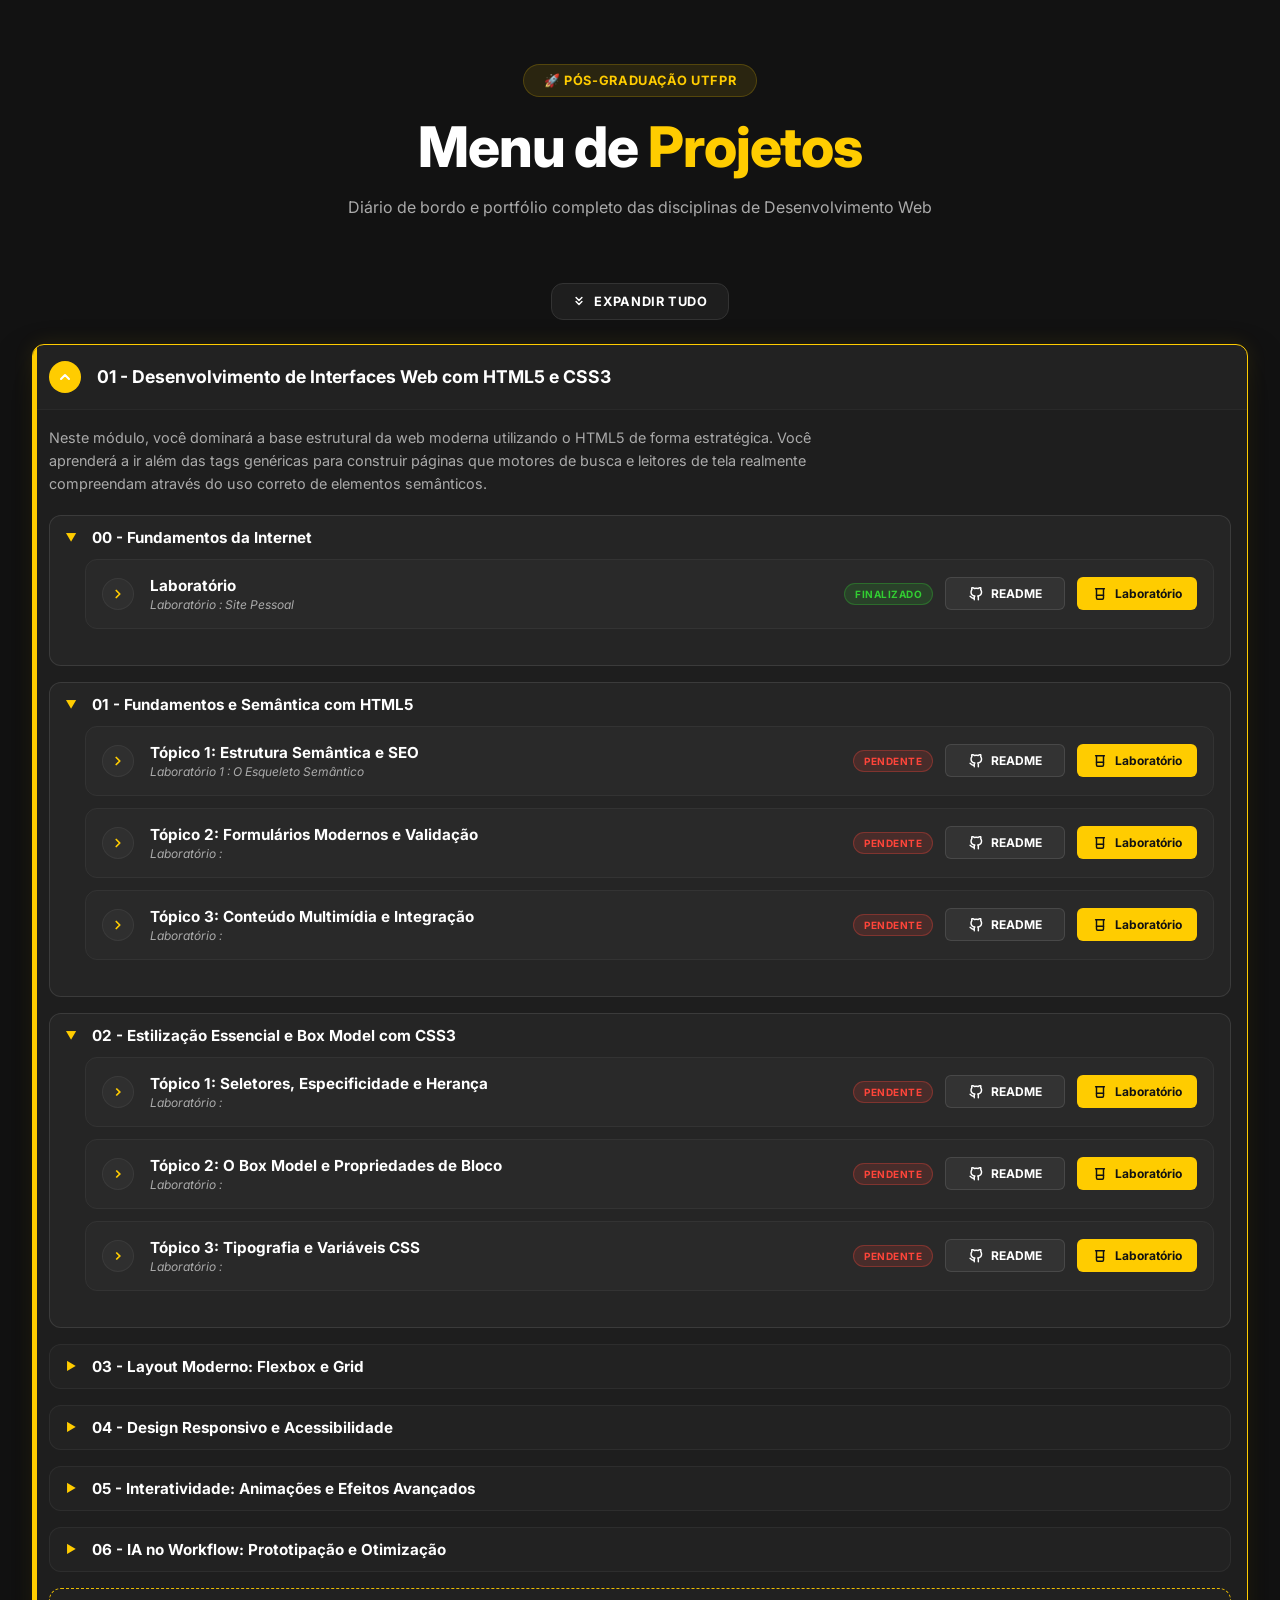
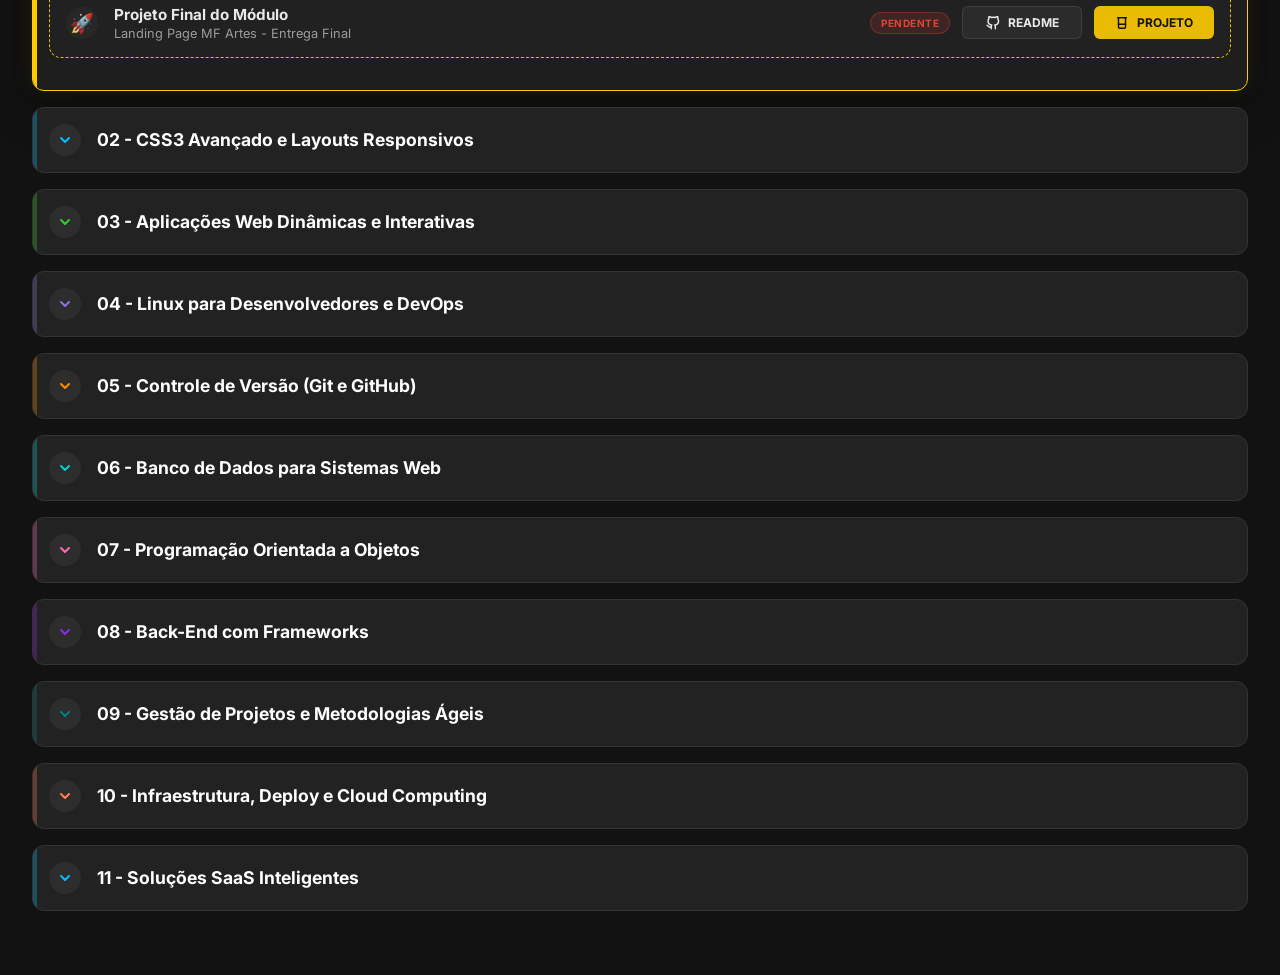
<file: index.html>
<!doctype html>
<html lang="pt-BR">
  <head>
    <meta charset="UTF-8" />
    <meta name="viewport" content="width=device-width, initial-scale=1.0" />
    <title>Navegação de Projetos - UTFPR</title>

    <link rel="preconnect" href="https://fonts.googleapis.com" />
    <link rel="preconnect" href="https://fonts.gstatic.com" crossorigin />
    <link
      href="https://fonts.googleapis.com/css2?family=Inter:wght@400;500;700;800&display=swap"
      rel="stylesheet"
    />

    <link rel="stylesheet" href="styles.css" />
  </head>
  <body>
    <header class="page-header">
      <div class="header-badge">🚀 Pós-Graduação UTFPR</div>
      <h1 class="page-title">
        Menu de <span class="text-highlight">Projetos</span>
      </h1>
      <p class="subtitle">
        Diário de bordo e portfólio completo das disciplinas de Desenvolvimento
        Web
      </p>
    </header>
    
    <div class="dashboard-controls">
      <button id="toggleAllBtn" class="btn-toggle-all">
        <svg width="14" height="14" viewBox="0 0 24 24" fill="none" stroke="currentColor" stroke-width="2.5" stroke-linecap="round" stroke-linejoin="round">
          <path d="M7 13l5 5 5-5M7 6l5 5 5-5"/>
        </svg>
        Expandir Tudo
      </button>
    </div>

    <main class="dashboard-main">
      <!-- SEÇÃO: MÓDULO 01 -->
      <details class="module-card" open>
        <summary class="module-header">
          <div class="expand-icon">
            <svg
              width="16"
              height="16"
              viewBox="0 0 24 24"
              fill="none"
              stroke="currentColor"
              stroke-width="3"
              stroke-linecap="round"
              stroke-linejoin="round"
            >
              <polyline points="6 9 12 15 18 9"></polyline>
            </svg>
          </div>
          <div class="module-title-group">
            <h2 class="module-title">
              01 - Desenvolvimento de Interfaces Web com HTML5 e CSS3
            </h2>
          </div>
        </summary>

        <div class="module-body">
          <p class="module-description">
            Neste módulo, você dominará a base estrutural da web moderna
            utilizando o HTML5 de forma estratégica. Você aprenderá a ir além
            das tags genéricas para construir páginas que motores de busca e
            leitores de tela realmente compreendam através do uso correto de
            elementos semânticos.
          </p>

          <details class="subject-card" open>
            <summary class="subject-header">
              <h3 class="subject-title">00 - Fundamentos da Internet</h3>
            </summary>
            <div class="subject-body">
              <div class="topic-list">
                <div class="topic-item">
                  <div class="topic-info">
                    <div class="topic-status-icon">
                      <svg
                        width="14"
                        height="14"
                        viewBox="0 0 24 24"
                        fill="none"
                        stroke="currentColor"
                        stroke-width="3"
                        stroke-linecap="round"
                        stroke-linejoin="round"
                      >
                        <polyline points="9 18 15 12 9 6"></polyline>
                      </svg>
                    </div>
                    <div class="topic-text-wrapper">
                      <span class="topic-name">Laboratório</span>
                      <span class="topic-subtitle"
                        >Laboratório : Site Pessoal</span
                      >
                    </div>
                  </div>
                  <div class="topic-actions">
                    <span class="status-badge finished">Finalizado</span>
                    <a
                      href="https://github.com/brunoemferreira/pos-web-utfpr/blob/main/MT01-desenvolvimento-de-interfaces-web-com-html5-e-css3/00-fundamentos-da-internet/laboratorio/Readme.md"
                      class="btn-action btn-github"
                      title="Ver README"
                    >
                      <svg
                        width="14"
                        height="14"
                        viewBox="0 0 24 24"
                        fill="none"
                        stroke="currentColor"
                        stroke-width="2.5"
                        stroke-linecap="round"
                        stroke-linejoin="round"
                      >
                        <path
                          d="M9 19c-5 1.5-5-2.5-7-3m14 6v-3.87a3.37 3.37 0 0 0-.94-2.61c3.14-.35 6.44-1.54 6.44-7A5.44 5.44 0 0 0 20 4.77 5.07 5.07 0 0 0 19.91 1S18.73.65 16 2.48a13.38 13.38 0 0 0-7 0C6.27.65 5.09 1 5.09 1A5.07 5.07 0 0 0 5 4.77a5.44 5.44 0 0 0-1.5 3.78c0 5.42 3.3 6.61 6.44 7A3.37 3.37 0 0 0 9 18.13V22"
                        ></path>
                      </svg>
                      README
                    </a>
                    <a
                      href="./MT01-desenvolvimento-de-interfaces-web-com-html5-e-css3/00-fundamentos-da-internet/laboratorio/index.html"
                      class="btn-action btn-lab"
                      title="Acessar Laboratório"
                    >
                      <svg
                        width="14"
                        height="14"
                        viewBox="0 0 24 24"
                        fill="none"
                        stroke="currentColor"
                        stroke-width="2.5"
                        stroke-linecap="round"
                        stroke-linejoin="round"
                      >
                        <path d="M4.5 3h15" />
                        <path d="M6 3v16a2 2 0 0 0 2 2h8a2 2 0 0 0 2-2V3" />
                        <path d="M6 14h12" />
                      </svg>
                      Laboratório
                    </a>
                  </div>
                </div>
              </div>
            </div>
          </details>

          <details class="subject-card" open>
            <summary class="subject-header">
              <h3 class="subject-title">
                01 - Fundamentos e Semântica com HTML5
              </h3>
            </summary>
            <div class="subject-body">
              <div class="topic-list">
                <div class="topic-item">
                  <div class="topic-info">
                    <div class="topic-status-icon">
                      <svg
                        width="14"
                        height="14"
                        viewBox="0 0 24 24"
                        fill="none"
                        stroke="currentColor"
                        stroke-width="3"
                        stroke-linecap="round"
                        stroke-linejoin="round"
                      >
                        <polyline points="9 18 15 12 9 6"></polyline>
                      </svg>
                    </div>
                    <div class="topic-text-wrapper">
                      <span class="topic-name"
                        >Tópico 1: Estrutura Semântica e SEO</span
                      >
                      <span class="topic-subtitle"
                        >Laboratório 1 : O Esqueleto Semântico</span
                      >
                    </div>
                  </div>
                  <div class="topic-actions">
                    <span class="status-badge pending">Pendente</span>
                    <a
                      href="https://github.com/brunoemferreira/pos-web-utfpr/blob/main/MT01-desenvolvimento-de-interfaces-web-com-html5-e-css3/01-fundamentos-e-semantica-com-html5/Topico%201/laboratorio/Readme.md"
                      class="btn-action btn-github"
                      title="Ver README"
                    >
                      <svg
                        width="14"
                        height="14"
                        viewBox="0 0 24 24"
                        fill="none"
                        stroke="currentColor"
                        stroke-width="2.5"
                        stroke-linecap="round"
                        stroke-linejoin="round"
                      >
                        <path
                          d="M9 19c-5 1.5-5-2.5-7-3m14 6v-3.87a3.37 3.37 0 0 0-.94-2.61c3.14-.35 6.44-1.54 6.44-7A5.44 5.44 0 0 0 20 4.77 5.07 5.07 0 0 0 19.91 1S18.73.65 16 2.48a13.38 13.38 0 0 0-7 0C6.27.65 5.09 1 5.09 1A5.07 5.07 0 0 0 5 4.77a5.44 5.44 0 0 0-1.5 3.78c0 5.42 3.3 6.61 6.44 7A3.37 3.37 0 0 0 9 18.13V22"
                        ></path>
                      </svg>
                      README
                    </a>
                    <a
                      href="./MT01-desenvolvimento-de-interfaces-web-com-html5-e-css3/00-fundamentos-da-internet/laboratorio/index.html"
                      class="btn-action btn-lab"
                      title="Acessar Laboratório"
                    >
                      <svg
                        width="14"
                        height="14"
                        viewBox="0 0 24 24"
                        fill="none"
                        stroke="currentColor"
                        stroke-width="2.5"
                        stroke-linecap="round"
                        stroke-linejoin="round"
                      >
                        <path d="M4.5 3h15" />
                        <path d="M6 3v16a2 2 0 0 0 2 2h8a2 2 0 0 0 2-2V3" />
                        <path d="M6 14h12" />
                      </svg>
                      Laboratório
                    </a>
                  </div>
                </div>

                <div class="topic-item">
                  <div class="topic-info">
                    <div class="topic-status-icon">
                      <svg
                        width="14"
                        height="14"
                        viewBox="0 0 24 24"
                        fill="none"
                        stroke="currentColor"
                        stroke-width="3"
                        stroke-linecap="round"
                        stroke-linejoin="round"
                      >
                        <polyline points="9 18 15 12 9 6"></polyline>
                      </svg>
                    </div>
                    <div class="topic-text-wrapper">
                      <span class="topic-name"
                        >Tópico 2: Formulários Modernos e Validação</span
                      >
                      <span class="topic-subtitle">Laboratório :</span>
                    </div>
                  </div>
                  <div class="topic-actions">
                    <span class="status-badge pending">Pendente</span>
                    <a
                      href="https://github.com/brunoemferreira/pos-web-utfpr/blob/main/MT01-desenvolvimento-de-interfaces-web-com-html5-e-css3/01-fundamentos-e-semantica-com-html5/Topico%202/laboratorio/Readme.md"
                      class="btn-action btn-github"
                      title="Ver README"
                    >
                      <svg
                        width="14"
                        height="14"
                        viewBox="0 0 24 24"
                        fill="none"
                        stroke="currentColor"
                        stroke-width="2.5"
                        stroke-linecap="round"
                        stroke-linejoin="round"
                      >
                        <path
                          d="M9 19c-5 1.5-5-2.5-7-3m14 6v-3.87a3.37 3.37 0 0 0-.94-2.61c3.14-.35 6.44-1.54 6.44-7A5.44 5.44 0 0 0 20 4.77 5.07 5.07 0 0 0 19.91 1S18.73.65 16 2.48a13.38 13.38 0 0 0-7 0C6.27.65 5.09 1 5.09 1A5.07 5.07 0 0 0 5 4.77a5.44 5.44 0 0 0-1.5 3.78c0 5.42 3.3 6.61 6.44 7A3.37 3.37 0 0 0 9 18.13V22"
                        ></path>
                      </svg>
                      README
                    </a>
                    <a
                      href="./MT01-desenvolvimento-de-interfaces-web-com-html5-e-css3/01-fundamentos-e-semantica-com-html5/laboratorio/index.html"
                      class="btn-action btn-lab"
                      title="Acessar Laboratório"
                    >
                      <svg
                        width="14"
                        height="14"
                        viewBox="0 0 24 24"
                        fill="none"
                        stroke="currentColor"
                        stroke-width="2.5"
                        stroke-linecap="round"
                        stroke-linejoin="round"
                      >
                        <path d="M4.5 3h15" />
                        <path d="M6 3v16a2 2 0 0 0 2 2h8a2 2 0 0 0 2-2V3" />
                        <path d="M6 14h12" />
                      </svg>
                      Laboratório
                    </a>
                  </div>
                </div>

                <div class="topic-item">
                  <div class="topic-info">
                    <div class="topic-status-icon">
                      <svg
                        width="14"
                        height="14"
                        viewBox="0 0 24 24"
                        fill="none"
                        stroke="currentColor"
                        stroke-width="3"
                        stroke-linecap="round"
                        stroke-linejoin="round"
                      >
                        <polyline points="9 18 15 12 9 6"></polyline>
                      </svg>
                    </div>
                    <div class="topic-text-wrapper">
                      <span class="topic-name"
                        >Tópico 3: Conteúdo Multimídia e Integração</span
                      >
                      <span class="topic-subtitle">Laboratório :</span>
                    </div>
                  </div>
                  <div class="topic-actions">
                    <span class="status-badge pending">Pendente</span>
                    <a
                      href="https://github.com/brunoemferreira/pos-web-utfpr/blob/main/MT01-desenvolvimento-de-interfaces-web-com-html5-e-css3/01-fundamentos-e-semantica-com-html5/Topico%203/laboratorio/Readme.md"
                      class="btn-action btn-github"
                      title="Ver README"
                    >
                      <svg
                        width="14"
                        height="14"
                        viewBox="0 0 24 24"
                        fill="none"
                        stroke="currentColor"
                        stroke-width="2.5"
                        stroke-linecap="round"
                        stroke-linejoin="round"
                      >
                        <path
                          d="M9 19c-5 1.5-5-2.5-7-3m14 6v-3.87a3.37 3.37 0 0 0-.94-2.61c3.14-.35 6.44-1.54 6.44-7A5.44 5.44 0 0 0 20 4.77 5.07 5.07 0 0 0 19.91 1S18.73.65 16 2.48a13.38 13.38 0 0 0-7 0C6.27.65 5.09 1 5.09 1A5.07 5.07 0 0 0 5 4.77a5.44 5.44 0 0 0-1.5 3.78c0 5.42 3.3 6.61 6.44 7A3.37 3.37 0 0 0 9 18.13V22"
                        ></path>
                      </svg>
                      README
                    </a>
                    <a
                      href="#"
                      class="btn-action btn-lab"
                      title="Acessar Laboratório"
                    >
                      <svg
                        width="14"
                        height="14"
                        viewBox="0 0 24 24"
                        fill="none"
                        stroke="currentColor"
                        stroke-width="2.5"
                        stroke-linecap="round"
                        stroke-linejoin="round"
                      >
                        <path d="M4.5 3h15" />
                        <path d="M6 3v16a2 2 0 0 0 2 2h8a2 2 0 0 0 2-2V3" />
                        <path d="M6 14h12" />
                      </svg>
                      Laboratório
                    </a>
                  </div>
                </div>
              </div>
            </div>
          </details>

          <details class="subject-card" open>
            <summary class="subject-header">
              <h3 class="subject-title">
                02 - Estilização Essencial e Box Model com CSS3
              </h3>
            </summary>
            <div class="subject-body">
              <div class="topic-list">
                <div class="topic-item">
                  <div class="topic-info">
                    <div class="topic-status-icon">
                      <svg
                        width="14"
                        height="14"
                        viewBox="0 0 24 24"
                        fill="none"
                        stroke="currentColor"
                        stroke-width="3"
                      >
                        <polyline points="9 18 15 12 9 6"></polyline>
                      </svg>
                    </div>
                    <div class="topic-text-wrapper">
                      <span class="topic-name"
                        >Tópico 1: Seletores, Especificidade e Herança</span
                      ><span class="topic-subtitle">Laboratório :</span>
                    </div>
                  </div>
                  <div class="topic-actions">
                    <span class="status-badge pending">Pendente</span>
                    <a
                      href="#"
                      class="btn-action btn-github"
                      title="Ver README"
                    >
                      <svg
                        width="14"
                        height="14"
                        viewBox="0 0 24 24"
                        fill="none"
                        stroke="currentColor"
                        stroke-width="2.5"
                        stroke-linecap="round"
                        stroke-linejoin="round"
                      >
                        <path
                          d="M9 19c-5 1.5-5-2.5-7-3m14 6v-3.87a3.37 3.37 0 0 0-.94-2.61c3.14-.35 6.44-1.54 6.44-7A5.44 5.44 0 0 0 20 4.77 5.07 5.07 0 0 0 19.91 1S18.73.65 16 2.48a13.38 13.38 0 0 0-7 0C6.27.65 5.09 1 5.09 1A5.07 5.07 0 0 0 5 4.77a5.44 5.44 0 0 0-1.5 3.78c0 5.42 3.3 6.61 6.44 7A3.37 3.37 0 0 0 9 18.13V22"
                        ></path>
                      </svg>
                      README
                    </a>
                    <a
                      href="#"
                      class="btn-action btn-lab"
                      title="Acessar Laboratório"
                    >
                      <svg
                        width="14"
                        height="14"
                        viewBox="0 0 24 24"
                        fill="none"
                        stroke="currentColor"
                        stroke-width="2.5"
                        stroke-linecap="round"
                        stroke-linejoin="round"
                      >
                        <path d="M4.5 3h15" />
                        <path d="M6 3v16a2 2 0 0 0 2 2h8a2 2 0 0 0 2-2V3" />
                        <path d="M6 14h12" />
                      </svg>
                      Laboratório
                    </a>
                  </div>
                </div>
                <div class="topic-item">
                  <div class="topic-info">
                    <div class="topic-status-icon">
                      <svg
                        width="14"
                        height="14"
                        viewBox="0 0 24 24"
                        fill="none"
                        stroke="currentColor"
                        stroke-width="3"
                      >
                        <polyline points="9 18 15 12 9 6"></polyline>
                      </svg>
                    </div>
                    <div class="topic-text-wrapper">
                      <span class="topic-name"
                        >Tópico 2: O Box Model e Propriedades de Bloco</span
                      ><span class="topic-subtitle">Laboratório :</span>
                    </div>
                  </div>
                  <div class="topic-actions">
                    <span class="status-badge pending">Pendente</span>
                    <a
                      href="#"
                      class="btn-action btn-github"
                      title="Ver README"
                    >
                      <svg
                        width="14"
                        height="14"
                        viewBox="0 0 24 24"
                        fill="none"
                        stroke="currentColor"
                        stroke-width="2.5"
                        stroke-linecap="round"
                        stroke-linejoin="round"
                      >
                        <path
                          d="M9 19c-5 1.5-5-2.5-7-3m14 6v-3.87a3.37 3.37 0 0 0-.94-2.61c3.14-.35 6.44-1.54 6.44-7A5.44 5.44 0 0 0 20 4.77 5.07 5.07 0 0 0 19.91 1S18.73.65 16 2.48a13.38 13.38 0 0 0-7 0C6.27.65 5.09 1 5.09 1A5.07 5.07 0 0 0 5 4.77a5.44 5.44 0 0 0-1.5 3.78c0 5.42 3.3 6.61 6.44 7A3.37 3.37 0 0 0 9 18.13V22"
                        ></path>
                      </svg>
                      README
                    </a>
                    <a
                      href="#"
                      class="btn-action btn-lab"
                      title="Acessar Laboratório"
                    >
                      <svg
                        width="14"
                        height="14"
                        viewBox="0 0 24 24"
                        fill="none"
                        stroke="currentColor"
                        stroke-width="2.5"
                        stroke-linecap="round"
                        stroke-linejoin="round"
                      >
                        <path d="M4.5 3h15" />
                        <path d="M6 3v16a2 2 0 0 0 2 2h8a2 2 0 0 0 2-2V3" />
                        <path d="M6 14h12" />
                      </svg>
                      Laboratório
                    </a>
                  </div>
                </div>
                <div class="topic-item">
                  <div class="topic-info">
                    <div class="topic-status-icon">
                      <svg
                        width="14"
                        height="14"
                        viewBox="0 0 24 24"
                        fill="none"
                        stroke="currentColor"
                        stroke-width="3"
                      >
                        <polyline points="9 18 15 12 9 6"></polyline>
                      </svg>
                    </div>
                    <div class="topic-text-wrapper">
                      <span class="topic-name"
                        >Tópico 3: Tipografia e Variáveis CSS</span
                      ><span class="topic-subtitle">Laboratório :</span>
                    </div>
                  </div>
                  <div class="topic-actions">
                    <span class="status-badge pending">Pendente</span>
                    <a
                      href="#"
                      class="btn-action btn-github"
                      title="Ver README"
                    >
                      <svg
                        width="14"
                        height="14"
                        viewBox="0 0 24 24"
                        fill="none"
                        stroke="currentColor"
                        stroke-width="2.5"
                        stroke-linecap="round"
                        stroke-linejoin="round"
                      >
                        <path
                          d="M9 19c-5 1.5-5-2.5-7-3m14 6v-3.87a3.37 3.37 0 0 0-.94-2.61c3.14-.35 6.44-1.54 6.44-7A5.44 5.44 0 0 0 20 4.77 5.07 5.07 0 0 0 19.91 1S18.73.65 16 2.48a13.38 13.38 0 0 0-7 0C6.27.65 5.09 1 5.09 1A5.07 5.07 0 0 0 5 4.77a5.44 5.44 0 0 0-1.5 3.78c0 5.42 3.3 6.61 6.44 7A3.37 3.37 0 0 0 9 18.13V22"
                        ></path>
                      </svg>
                      README
                    </a>
                    <a
                      href="#"
                      class="btn-action btn-lab"
                      title="Acessar Laboratório"
                    >
                      <svg
                        width="14"
                        height="14"
                        viewBox="0 0 24 24"
                        fill="none"
                        stroke="currentColor"
                        stroke-width="2.5"
                        stroke-linecap="round"
                        stroke-linejoin="round"
                      >
                        <path d="M4.5 3h15" />
                        <path d="M6 3v16a2 2 0 0 0 2 2h8a2 2 0 0 0 2-2V3" />
                        <path d="M6 14h12" />
                      </svg>
                      Laboratório
                    </a>
                  </div>
                </div>
              </div>
            </div>
          </details>

          <details class="subject-card">
            <summary class="subject-header">
              <h3 class="subject-title">03 - Layout Moderno: Flexbox e Grid</h3>
            </summary>
            <div class="subject-body">
              <div class="topic-list">
                <div class="topic-item">
                  <div class="topic-info">
                    <div class="topic-status-icon">
                      <svg width="14" height="14" viewBox="0 0 24 24" fill="none" stroke="currentColor" stroke-width="3" stroke-linecap="round" stroke-linejoin="round">
                        <polyline points="9 18 15 12 9 6"></polyline>
                      </svg>
                    </div>
                    <div class="topic-text-wrapper">
                      <span class="topic-name">Tópico 1: Flexbox (Eixos e Alinhamento)</span>
                      <span class="topic-subtitle">Laboratório :</span>
                    </div>
                  </div>
                  <div class="topic-actions">
                    <span class="status-badge pending">Pendente</span>
                    <a href="https://github.com/brunoemferreira/pos-web-utfpr/blob/main/MT01-desenvolvimento-de-interfaces-web-com-html5-e-css3/03-layout-moderno-flexbox-e-grid/Topico%201/laboratorio/Readme.md" class="btn-action btn-github" title="Ver README">
                      <svg width="14" height="14" viewBox="0 0 24 24" fill="none" stroke="currentColor" stroke-width="2.5" stroke-linecap="round" stroke-linejoin="round">
                        <path d="M9 19c-5 1.5-5-2.5-7-3m14 6v-3.87a3.37 3.37 0 0 0-.94-2.61c3.14-.35 6.44-1.54 6.44-7A5.44 5.44 0 0 0 20 4.77 5.07 5.07 0 0 0 19.91 1S18.73.65 16 2.48a13.38 13.38 0 0 0-7 0C6.27.65 5.09 1 5.09 1A5.07 5.07 0 0 0 5 4.77a5.44 5.44 0 0 0-1.5 3.78c0 5.42 3.3 6.61 6.44 7A3.37 3.37 0 0 0 9 18.13V22"></path>
                      </svg>
                      README
                    </a>
                    <a href="#" class="btn-action btn-lab" title="Acessar Laboratório">
                      <svg width="14" height="14" viewBox="0 0 24 24" fill="none" stroke="currentColor" stroke-width="2.5" stroke-linecap="round" stroke-linejoin="round">
                        <path d="M4.5 3h15" /><path d="M6 3v16a2 2 0 0 0 2 2h8a2 2 0 0 0 2-2V3" /><path d="M6 14h12" />
                      </svg>
                      Laboratório
                    </a>
                  </div>
                </div>
                <div class="topic-item">
                  <div class="topic-info">
                    <div class="topic-status-icon">
                      <svg width="14" height="14" viewBox="0 0 24 24" fill="none" stroke="currentColor" stroke-width="3" stroke-linecap="round" stroke-linejoin="round">
                        <polyline points="9 18 15 12 9 6"></polyline>
                      </svg>
                    </div>
                    <div class="topic-text-wrapper">
                      <span class="topic-name">Tópico 2: CSS Grid Layout (Grades e Áreas)</span>
                      <span class="topic-subtitle">Laboratório :</span>
                    </div>
                  </div>
                  <div class="topic-actions">
                    <span class="status-badge pending">Pendente</span>
                    <a href="https://github.com/brunoemferreira/pos-web-utfpr/blob/main/MT01-desenvolvimento-de-interfaces-web-com-html5-e-css3/03-layout-moderno-flexbox-e-grid/Topico%202/laboratorio/Readme.md" class="btn-action btn-github" title="Ver README">
                      <svg width="14" height="14" viewBox="0 0 24 24" fill="none" stroke="currentColor" stroke-width="2.5" stroke-linecap="round" stroke-linejoin="round">
                        <path d="M9 19c-5 1.5-5-2.5-7-3m14 6v-3.87a3.37 3.37 0 0 0-.94-2.61c3.14-.35 6.44-1.54 6.44-7A5.44 5.44 0 0 0 20 4.77 5.07 5.07 0 0 0 19.91 1S18.73.65 16 2.48a13.38 13.38 0 0 0-7 0C6.27.65 5.09 1 5.09 1A5.07 5.07 0 0 0 5 4.77a5.44 5.44 0 0 0-1.5 3.78c0 5.42 3.3 6.61 6.44 7A3.37 3.37 0 0 0 9 18.13V22"></path>
                      </svg>
                      README
                    </a>
                    <a href="#" class="btn-action btn-lab" title="Acessar Laboratório">
                      <svg width="14" height="14" viewBox="0 0 24 24" fill="none" stroke="currentColor" stroke-width="2.5" stroke-linecap="round" stroke-linejoin="round">
                        <path d="M4.5 3h15" /><path d="M6 3v16a2 2 0 0 0 2 2h8a2 2 0 0 0 2-2V3" /><path d="M6 14h12" />
                      </svg>
                      Laboratório
                    </a>
                  </div>
                </div>
                <div class="topic-item">
                  <div class="topic-info">
                    <div class="topic-status-icon">
                      <svg width="14" height="14" viewBox="0 0 24 24" fill="none" stroke="currentColor" stroke-width="3" stroke-linecap="round" stroke-linejoin="round">
                        <polyline points="9 18 15 12 9 6"></polyline>
                      </svg>
                    </div>
                    <div class="topic-text-wrapper">
                      <span class="topic-name">Tópico 3: Unidades de Medida Flexíveis</span>
                      <span class="topic-subtitle">Laboratório :</span>
                    </div>
                  </div>
                  <div class="topic-actions">
                    <span class="status-badge pending">Pendente</span>
                    <a href="https://github.com/brunoemferreira/pos-web-utfpr/blob/main/MT01-desenvolvimento-de-interfaces-web-com-html5-e-css3/03-layout-moderno-flexbox-e-grid/Topico%203/laboratorio/Readme.md" class="btn-action btn-github" title="Ver README">
                      <svg width="14" height="14" viewBox="0 0 24 24" fill="none" stroke="currentColor" stroke-width="2.5" stroke-linecap="round" stroke-linejoin="round">
                        <path d="M9 19c-5 1.5-5-2.5-7-3m14 6v-3.87a3.37 3.37 0 0 0-.94-2.61c3.14-.35 6.44-1.54 6.44-7A5.44 5.44 0 0 0 20 4.77 5.07 5.07 0 0 0 19.91 1S18.73.65 16 2.48a13.38 13.38 0 0 0-7 0C6.27.65 5.09 1 5.09 1A5.07 5.07 0 0 0 5 4.77a5.44 5.44 0 0 0-1.5 3.78c0 5.42 3.3 6.61 6.44 7A3.37 3.37 0 0 0 9 18.13V22"></path>
                      </svg>
                      README
                    </a>
                    <a href="#" class="btn-action btn-lab" title="Acessar Laboratório">
                      <svg width="14" height="14" viewBox="0 0 24 24" fill="none" stroke="currentColor" stroke-width="2.5" stroke-linecap="round" stroke-linejoin="round">
                        <path d="M4.5 3h15" /><path d="M6 3v16a2 2 0 0 0 2 2h8a2 2 0 0 0 2-2V3" /><path d="M6 14h12" />
                      </svg>
                      Laboratório
                    </a>
                  </div>
                </div>
              </div>
            </div>
          </details>

          <details class="subject-card">
            <summary class="subject-header">
              <h3 class="subject-title">04 - Design Responsivo e Acessibilidade</h3>
            </summary>
            <div class="subject-body">
              <div class="topic-list">
                <div class="topic-item">
                  <div class="topic-info">
                    <div class="topic-status-icon">
                      <svg width="14" height="14" viewBox="0 0 24 24" fill="none" stroke="currentColor" stroke-width="3" stroke-linecap="round" stroke-linejoin="round">
                        <polyline points="9 18 15 12 9 6"></polyline>
                      </svg>
                    </div>
                    <div class="topic-text-wrapper">
                      <span class="topic-name">Tópico 1: Responsividade</span>
                      <span class="topic-subtitle">Laboratório :</span>
                    </div>
                  </div>
                  <div class="topic-actions">
                    <span class="status-badge pending">Pendente</span>
                    <a href="https://github.com/brunoemferreira/pos-web-utfpr/blob/main/MT01-desenvolvimento-de-interfaces-web-com-html5-e-css3/04-design-responsivo-e-acessibilidade/Topico%201/laboratorio/Readme.md" class="btn-action btn-github" title="Ver README">
                      <svg width="14" height="14" viewBox="0 0 24 24" fill="none" stroke="currentColor" stroke-width="2.5" stroke-linecap="round" stroke-linejoin="round">
                        <path d="M9 19c-5 1.5-5-2.5-7-3m14 6v-3.87a3.37 3.37 0 0 0-.94-2.61c3.14-.35 6.44-1.54 6.44-7A5.44 5.44 0 0 0 20 4.77 5.07 5.07 0 0 0 19.91 1S18.73.65 16 2.48a13.38 13.38 0 0 0-7 0C6.27.65 5.09 1 5.09 1A5.07 5.07 0 0 0 5 4.77a5.44 5.44 0 0 0-1.5 3.78c0 5.42 3.3 6.61 6.44 7A3.37 3.37 0 0 0 9 18.13V22"></path>
                      </svg>
                      README
                    </a>
                    <a href="#" class="btn-action btn-lab" title="Acessar Laboratório">
                      <svg width="14" height="14" viewBox="0 0 24 24" fill="none" stroke="currentColor" stroke-width="2.5" stroke-linecap="round" stroke-linejoin="round">
                        <path d="M4.5 3h15" /><path d="M6 3v16a2 2 0 0 0 2 2h8a2 2 0 0 0 2-2V3" /><path d="M6 14h12" />
                      </svg>
                      Laboratório
                    </a>
                  </div>
                </div>
                <div class="topic-item">
                  <div class="topic-info">
                    <div class="topic-status-icon">
                      <svg width="14" height="14" viewBox="0 0 24 24" fill="none" stroke="currentColor" stroke-width="3" stroke-linecap="round" stroke-linejoin="round">
                        <polyline points="9 18 15 12 9 6"></polyline>
                      </svg>
                    </div>
                    <div class="topic-text-wrapper">
                      <span class="topic-name">Tópico 2: Estratégia Mobile-First</span>
                      <span class="topic-subtitle">Laboratório :</span>
                    </div>
                  </div>
                  <div class="topic-actions">
                    <span class="status-badge pending">Pendente</span>
                    <a href="https://github.com/brunoemferreira/pos-web-utfpr/blob/main/MT01-desenvolvimento-de-interfaces-web-com-html5-e-css3/04-design-responsivo-e-acessibilidade/Topico%202/laboratorio/Readme.md" class="btn-action btn-github" title="Ver README">
                      <svg width="14" height="14" viewBox="0 0 24 24" fill="none" stroke="currentColor" stroke-width="2.5" stroke-linecap="round" stroke-linejoin="round">
                        <path d="M9 19c-5 1.5-5-2.5-7-3m14 6v-3.87a3.37 3.37 0 0 0-.94-2.61c3.14-.35 6.44-1.54 6.44-7A5.44 5.44 0 0 0 20 4.77 5.07 5.07 0 0 0 19.91 1S18.73.65 16 2.48a13.38 13.38 0 0 0-7 0C6.27.65 5.09 1 5.09 1A5.07 5.07 0 0 0 5 4.77a5.44 5.44 0 0 0-1.5 3.78c0 5.42 3.3 6.61 6.44 7A3.37 3.37 0 0 0 9 18.13V22"></path>
                      </svg>
                      README
                    </a>
                    <a href="#" class="btn-action btn-lab" title="Acessar Laboratório">
                      <svg width="14" height="14" viewBox="0 0 24 24" fill="none" stroke="currentColor" stroke-width="2.5" stroke-linecap="round" stroke-linejoin="round">
                        <path d="M4.5 3h15" /><path d="M6 3v16a2 2 0 0 0 2 2h8a2 2 0 0 0 2-2V3" /><path d="M6 14h12" />
                      </svg>
                      Laboratório
                    </a>
                  </div>
                </div>
                <div class="topic-item">
                  <div class="topic-info">
                    <div class="topic-status-icon">
                      <svg width="14" height="14" viewBox="0 0 24 24" fill="none" stroke="currentColor" stroke-width="3" stroke-linecap="round" stroke-linejoin="round">
                        <polyline points="9 18 15 12 9 6"></polyline>
                      </svg>
                    </div>
                    <div class="topic-text-wrapper">
                      <span class="topic-name">Tópico 3: Acessibilidade</span>
                      <span class="topic-subtitle">Laboratório :</span>
                    </div>
                  </div>
                  <div class="topic-actions">
                    <span class="status-badge pending">Pendente</span>
                    <a href="https://github.com/brunoemferreira/pos-web-utfpr/blob/main/MT01-desenvolvimento-de-interfaces-web-com-html5-e-css3/04-design-responsivo-e-acessibilidade/Topico%203/laboratorio/Readme.md" class="btn-action btn-github" title="Ver README">
                      <svg width="14" height="14" viewBox="0 0 24 24" fill="none" stroke="currentColor" stroke-width="2.5" stroke-linecap="round" stroke-linejoin="round">
                        <path d="M9 19c-5 1.5-5-2.5-7-3m14 6v-3.87a3.37 3.37 0 0 0-.94-2.61c3.14-.35 6.44-1.54 6.44-7A5.44 5.44 0 0 0 20 4.77 5.07 5.07 0 0 0 19.91 1S18.73.65 16 2.48a13.38 13.38 0 0 0-7 0C6.27.65 5.09 1 5.09 1A5.07 5.07 0 0 0 5 4.77a5.44 5.44 0 0 0-1.5 3.78c0 5.42 3.3 6.61 6.44 7A3.37 3.37 0 0 0 9 18.13V22"></path>
                      </svg>
                      README
                    </a>
                    <a href="#" class="btn-action btn-lab" title="Acessar Laboratório">
                      <svg width="14" height="14" viewBox="0 0 24 24" fill="none" stroke="currentColor" stroke-width="2.5" stroke-linecap="round" stroke-linejoin="round">
                        <path d="M4.5 3h15" /><path d="M6 3v16a2 2 0 0 0 2 2h8a2 2 0 0 0 2-2V3" /><path d="M6 14h12" />
                      </svg>
                      Laboratório
                    </a>
                  </div>
                </div>
              </div>
            </div>
          </details>

          <details class="subject-card">
            <summary class="subject-header">
              <h3 class="subject-title">05 - Interatividade: Animações e Efeitos Avançados</h3>
            </summary>
            <div class="subject-body">
              <div class="topic-list">
                <div class="topic-item">
                  <div class="topic-info">
                    <div class="topic-status-icon">
                      <svg width="14" height="14" viewBox="0 0 24 24" fill="none" stroke="currentColor" stroke-width="3" stroke-linecap="round" stroke-linejoin="round">
                        <polyline points="9 18 15 12 9 6"></polyline>
                      </svg>
                    </div>
                    <div class="topic-text-wrapper">
                      <span class="topic-name">Tópico 1: Transitions e Transforms</span>
                      <span class="topic-subtitle">Laboratório :</span>
                    </div>
                  </div>
                  <div class="topic-actions">
                    <span class="status-badge pending">Pendente</span>
                    <a href="https://github.com/brunoemferreira/pos-web-utfpr/blob/main/MT01-desenvolvimento-de-interfaces-web-com-html5-e-css3/05-interatividade-animacoes-e-efeitos-avancados/Topico%201/laboratorio/Readme.md" class="btn-action btn-github" title="Ver README">
                      <svg width="14" height="14" viewBox="0 0 24 24" fill="none" stroke="currentColor" stroke-width="2.5" stroke-linecap="round" stroke-linejoin="round">
                        <path d="M9 19c-5 1.5-5-2.5-7-3m14 6v-3.87a3.37 3.37 0 0 0-.94-2.61c3.14-.35 6.44-1.54 6.44-7A5.44 5.44 0 0 0 20 4.77 5.07 5.07 0 0 0 19.91 1S18.73.65 16 2.48a13.38 13.38 0 0 0-7 0C6.27.65 5.09 1 5.09 1A5.07 5.07 0 0 0 5 4.77a5.44 5.44 0 0 0-1.5 3.78c0 5.42 3.3 6.61 6.44 7A3.37 3.37 0 0 0 9 18.13V22"></path>
                      </svg>
                      README
                    </a>
                    <a href="#" class="btn-action btn-lab" title="Acessar Laboratório">
                      <svg width="14" height="14" viewBox="0 0 24 24" fill="none" stroke="currentColor" stroke-width="2.5" stroke-linecap="round" stroke-linejoin="round">
                        <path d="M4.5 3h15" /><path d="M6 3v16a2 2 0 0 0 2 2h8a2 2 0 0 0 2-2V3" /><path d="M6 14h12" />
                      </svg>
                      Laboratório
                    </a>
                  </div>
                </div>
                <div class="topic-item">
                  <div class="topic-info">
                    <div class="topic-status-icon">
                      <svg width="14" height="14" viewBox="0 0 24 24" fill="none" stroke="currentColor" stroke-width="3" stroke-linecap="round" stroke-linejoin="round">
                        <polyline points="9 18 15 12 9 6"></polyline>
                      </svg>
                    </div>
                    <div class="topic-text-wrapper">
                      <span class="topic-name">Tópico 2: Keyframes e Animações de Entrada</span>
                      <span class="topic-subtitle">Laboratório :</span>
                    </div>
                  </div>
                  <div class="topic-actions">
                    <span class="status-badge pending">Pendente</span>
                    <a href="https://github.com/brunoemferreira/pos-web-utfpr/blob/main/MT01-desenvolvimento-de-interfaces-web-com-html5-e-css3/05-interatividade-animacoes-e-efeitos-avancados/Topico%202/laboratorio/Readme.md" class="btn-action btn-github" title="Ver README">
                      <svg width="14" height="14" viewBox="0 0 24 24" fill="none" stroke="currentColor" stroke-width="2.5" stroke-linecap="round" stroke-linejoin="round">
                        <path d="M9 19c-5 1.5-5-2.5-7-3m14 6v-3.87a3.37 3.37 0 0 0-.94-2.61c3.14-.35 6.44-1.54 6.44-7A5.44 5.44 0 0 0 20 4.77 5.07 5.07 0 0 0 19.91 1S18.73.65 16 2.48a13.38 13.38 0 0 0-7 0C6.27.65 5.09 1 5.09 1A5.07 5.07 0 0 0 5 4.77a5.44 5.44 0 0 0-1.5 3.78c0 5.42 3.3 6.61 6.44 7A3.37 3.37 0 0 0 9 18.13V22"></path>
                      </svg>
                      README
                    </a>
                    <a href="#" class="btn-action btn-lab" title="Acessar Laboratório">
                      <svg width="14" height="14" viewBox="0 0 24 24" fill="none" stroke="currentColor" stroke-width="2.5" stroke-linecap="round" stroke-linejoin="round">
                        <path d="M4.5 3h15" /><path d="M6 3v16a2 2 0 0 0 2 2h8a2 2 0 0 0 2-2V3" /><path d="M6 14h12" />
                      </svg>
                      Laboratório
                    </a>
                  </div>
                </div>
                <div class="topic-item">
                  <div class="topic-info">
                    <div class="topic-status-icon">
                      <svg width="14" height="14" viewBox="0 0 24 24" fill="none" stroke="currentColor" stroke-width="3" stroke-linecap="round" stroke-linejoin="round">
                        <polyline points="9 18 15 12 9 6"></polyline>
                      </svg>
                    </div>
                    <div class="topic-text-wrapper">
                      <span class="topic-name">Tópico 3: Filtros e Efeitos Visuais</span>
                      <span class="topic-subtitle">Laboratório :</span>
                    </div>
                  </div>
                  <div class="topic-actions">
                    <span class="status-badge pending">Pendente</span>
                    <a href="https://github.com/brunoemferreira/pos-web-utfpr/blob/main/MT01-desenvolvimento-de-interfaces-web-com-html5-e-css3/05-interatividade-animacoes-e-efeitos-avancados/Topico%203/laboratorio/Readme.md" class="btn-action btn-github" title="Ver README">
                      <svg width="14" height="14" viewBox="0 0 24 24" fill="none" stroke="currentColor" stroke-width="2.5" stroke-linecap="round" stroke-linejoin="round">
                        <path d="M9 19c-5 1.5-5-2.5-7-3m14 6v-3.87a3.37 3.37 0 0 0-.94-2.61c3.14-.35 6.44-1.54 6.44-7A5.44 5.44 0 0 0 20 4.77 5.07 5.07 0 0 0 19.91 1S18.73.65 16 2.48a13.38 13.38 0 0 0-7 0C6.27.65 5.09 1 5.09 1A5.07 5.07 0 0 0 5 4.77a5.44 5.44 0 0 0-1.5 3.78c0 5.42 3.3 6.61 6.44 7A3.37 3.37 0 0 0 9 18.13V22"></path>
                      </svg>
                      README
                    </a>
                    <a href="#" class="btn-action btn-lab" title="Acessar Laboratório">
                      <svg width="14" height="14" viewBox="0 0 24 24" fill="none" stroke="currentColor" stroke-width="2.5" stroke-linecap="round" stroke-linejoin="round">
                        <path d="M4.5 3h15" /><path d="M6 3v16a2 2 0 0 0 2 2h8a2 2 0 0 0 2-2V3" /><path d="M6 14h12" />
                      </svg>
                      Laboratório
                    </a>
                  </div>
                </div>
              </div>
            </div>
          </details>

          <details class="subject-card">
            <summary class="subject-header">
              <h3 class="subject-title">06 - IA no Workflow: Prototipação e Otimização</h3>
            </summary>
            <div class="subject-body">
              <div class="topic-list">
                <div class="topic-item">
                  <div class="topic-info">
                    <div class="topic-status-icon">
                      <svg width="14" height="14" viewBox="0 0 24 24" fill="none" stroke="currentColor" stroke-width="3" stroke-linecap="round" stroke-linejoin="round">
                        <polyline points="9 18 15 12 9 6"></polyline>
                      </svg>
                    </div>
                    <div class="topic-text-wrapper">
                      <span class="topic-name">Tópico 1: Refatoração e Debugging com IA</span>
                      <span class="topic-subtitle">Laboratório :</span>
                    </div>
                  </div>
                  <div class="topic-actions">
                    <span class="status-badge pending">Pendente</span>
                    <a href="https://github.com/brunoemferreira/pos-web-utfpr/blob/main/MT01-desenvolvimento-de-interfaces-web-com-html5-e-css3/06-ia-no-workflow-prototipacao-e-otimizacao/Topico%201/laboratorio/Readme.md" class="btn-action btn-github" title="Ver README">
                      <svg width="14" height="14" viewBox="0 0 24 24" fill="none" stroke="currentColor" stroke-width="2.5" stroke-linecap="round" stroke-linejoin="round">
                        <path d="M9 19c-5 1.5-5-2.5-7-3m14 6v-3.87a3.37 3.37 0 0 0-.94-2.61c3.14-.35 6.44-1.54 6.44-7A5.44 5.44 0 0 0 20 4.77 5.07 5.07 0 0 0 19.91 1S18.73.65 16 2.48a13.38 13.38 0 0 0-7 0C6.27.65 5.09 1 5.09 1A5.07 5.07 0 0 0 5 4.77a5.44 5.44 0 0 0-1.5 3.78c0 5.42 3.3 6.61 6.44 7A3.37 3.37 0 0 0 9 18.13V22"></path>
                      </svg>
                      README
                    </a>
                    <a href="#" class="btn-action btn-lab" title="Acessar Laboratório">
                      <svg width="14" height="14" viewBox="0 0 24 24" fill="none" stroke="currentColor" stroke-width="2.5" stroke-linecap="round" stroke-linejoin="round">
                        <path d="M4.5 3h15" /><path d="M6 3v16a2 2 0 0 0 2 2h8a2 2 0 0 0 2-2V3" /><path d="M6 14h12" />
                      </svg>
                      Laboratório
                    </a>
                  </div>
                </div>
                <div class="topic-item">
                  <div class="topic-info">
                    <div class="topic-status-icon">
                      <svg width="14" height="14" viewBox="0 0 24 24" fill="none" stroke="currentColor" stroke-width="3" stroke-linecap="round" stroke-linejoin="round">
                        <polyline points="9 18 15 12 9 6"></polyline>
                      </svg>
                    </div>
                    <div class="topic-text-wrapper">
                      <span class="topic-name">Tópico 2: Prototipação com IA: Do Prompt à Página</span>
                      <span class="topic-subtitle">Laboratório :</span>
                    </div>
                  </div>
                  <div class="topic-actions">
                    <span class="status-badge pending">Pendente</span>
                    <a href="https://github.com/brunoemferreira/pos-web-utfpr/blob/main/MT01-desenvolvimento-de-interfaces-web-com-html5-e-css3/06-ia-no-workflow-prototipacao-e-otimizacao/Topico%202/laboratorio/Readme.md" class="btn-action btn-github" title="Ver README">
                      <svg width="14" height="14" viewBox="0 0 24 24" fill="none" stroke="currentColor" stroke-width="2.5" stroke-linecap="round" stroke-linejoin="round">
                        <path d="M9 19c-5 1.5-5-2.5-7-3m14 6v-3.87a3.37 3.37 0 0 0-.94-2.61c3.14-.35 6.44-1.54 6.44-7A5.44 5.44 0 0 0 20 4.77 5.07 5.07 0 0 0 19.91 1S18.73.65 16 2.48a13.38 13.38 0 0 0-7 0C6.27.65 5.09 1 5.09 1A5.07 5.07 0 0 0 5 4.77a5.44 5.44 0 0 0-1.5 3.78c0 5.42 3.3 6.61 6.44 7A3.37 3.37 0 0 0 9 18.13V22"></path>
                      </svg>
                      README
                    </a>
                    <a href="#" class="btn-action btn-lab" title="Acessar Laboratório">
                      <svg width="14" height="14" viewBox="0 0 24 24" fill="none" stroke="currentColor" stroke-width="2.5" stroke-linecap="round" stroke-linejoin="round">
                        <path d="M4.5 3h15" /><path d="M6 3v16a2 2 0 0 0 2 2h8a2 2 0 0 0 2-2V3" /><path d="M6 14h12" />
                      </svg>
                      Laboratório
                    </a>
                  </div>
                </div>
                <div class="topic-item">
                  <div class="topic-info">
                    <div class="topic-status-icon">
                      <svg width="14" height="14" viewBox="0 0 24 24" fill="none" stroke="currentColor" stroke-width="3" stroke-linecap="round" stroke-linejoin="round">
                        <polyline points="9 18 15 12 9 6"></polyline>
                      </svg>
                    </div>
                    <div class="topic-text-wrapper">
                      <span class="topic-name">Tópico 3: Bate Papo com Profissional da Área</span>
                      <span class="topic-subtitle">Laboratório :</span>
                    </div>
                  </div>
                  <div class="topic-actions">
                    <span class="status-badge pending">Pendente</span>
                    <a href="https://github.com/brunoemferreira/pos-web-utfpr/blob/main/MT01-desenvolvimento-de-interfaces-web-com-html5-e-css3/06-ia-no-workflow-prototipacao-e-otimizacao/Topico%203/laboratorio/Readme.md" class="btn-action btn-github" title="Ver README">
                      <svg width="14" height="14" viewBox="0 0 24 24" fill="none" stroke="currentColor" stroke-width="2.5" stroke-linecap="round" stroke-linejoin="round">
                        <path d="M9 19c-5 1.5-5-2.5-7-3m14 6v-3.87a3.37 3.37 0 0 0-.94-2.61c3.14-.35 6.44-1.54 6.44-7A5.44 5.44 0 0 0 20 4.77 5.07 5.07 0 0 0 19.91 1S18.73.65 16 2.48a13.38 13.38 0 0 0-7 0C6.27.65 5.09 1 5.09 1A5.07 5.07 0 0 0 5 4.77a5.44 5.44 0 0 0-1.5 3.78c0 5.42 3.3 6.61 6.44 7A3.37 3.37 0 0 0 9 18.13V22"></path>
                      </svg>
                      README
                    </a>
                    <a href="#" class="btn-action btn-lab" title="Acessar Laboratório">
                      <svg width="14" height="14" viewBox="0 0 24 24" fill="none" stroke="currentColor" stroke-width="2.5" stroke-linecap="round" stroke-linejoin="round">
                        <path d="M4.5 3h15" /><path d="M6 3v16a2 2 0 0 0 2 2h8a2 2 0 0 0 2-2V3" /><path d="M6 14h12" />
                      </svg>
                      Laboratório
                    </a>
                  </div>
                </div>
              </div>
            </div>
          </details>

          <div class="final-project-section">
            <div class="project-info-group">
              <div class="project-icon-wrapper">🚀</div>
              <div class="project-text">
                <h4>Projeto Final do Módulo</h4>
                <p>Landing Page MF Artes - Entrega Final</p>
              </div>
            </div>
            <div class="topic-actions">
              <span class="status-badge pending">Pendente</span>
              <a href="https://github.com/brunoemferreira/pos-web-utfpr/blob/main/MT01-desenvolvimento-de-interfaces-web-com-html5-e-css3/Projeto/Readme.md" class="btn-action btn-github" title="Ver README">
                <svg
                  width="14"
                  height="14"
                  viewBox="0 0 24 24"
                  fill="none"
                  stroke="currentColor"
                  stroke-width="2.5"
                  stroke-linecap="round"
                  stroke-linejoin="round"
                >
                  <path
                    d="M9 19c-5 1.5-5-2.5-7-3m14 6v-3.87a3.37 3.37 0 0 0-.94-2.61c3.14-.35 6.44-1.54 6.44-7A5.44 5.44 0 0 0 20 4.77 5.07 5.07 0 0 0 19.91 1S18.73.65 16 2.48a13.38 13.38 0 0 0-7 0C6.27.65 5.09 1 5.09 1A5.07 5.07 0 0 0 5 4.77a5.44 5.44 0 0 0-1.5 3.78c0 5.42 3.3 6.61 6.44 7A3.37 3.37 0 0 0 9 18.13V22"
                  ></path>
                </svg>
                README
              </a>
              <a
                href="./MT01-desenvolvimento-de-interfaces-web-com-html5-e-css3/Projeto/lp-mfartes/index.html"
                class="btn-action btn-lab"
                title="Ver Projeto"
              >
                <svg
                  width="14"
                  height="14"
                  viewBox="0 0 24 24"
                  fill="none"
                  stroke="currentColor"
                  stroke-width="2.5"
                  stroke-linecap="round"
                  stroke-linejoin="round"
                >
                  <path d="M4.5 3h15" />
                  <path d="M6 3v16a2 2 0 0 0 2 2h8a2 2 0 0 0 2-2V3" />
                  <path d="M6 14h12" />
                </svg>
                PROJETO
              </a>
            </div>
          </div>
        </div>
      </details>

      <!-- SEÇÃO: MÓDULO 02 -->
      <details class="module-card module-blue">
        <summary class="module-header">
          <div class="expand-icon">
            <svg
              width="16"
              height="16"
              viewBox="0 0 24 24"
              fill="none"
              stroke="currentColor"
              stroke-width="3"
              stroke-linecap="round"
              stroke-linejoin="round"
            >
              <polyline points="6 9 12 15 18 9"></polyline>
            </svg>
          </div>
          <div class="module-title-group">
            <h2 class="module-title">
              02 - CSS3 Avançado e Layouts Responsivos
            </h2>
          </div>
        </summary>
        <div class="module-body">
          <p class="module-description">
            Domine as técnicas mais avançadas de estilização, criando interfaces
            que se adaptam perfeitamente a qualquer dispositivo com Flexbox,
            Grid e animações fluidas.
          </p>

          <details class="subject-card" open>
            <summary class="subject-header">
              <h3 class="subject-title">
                01 - Layouts Modernos e Responsividade
              </h3>
            </summary>
            <div class="subject-body">
              <div class="topic-list">
                <div class="topic-item">
                  <div class="topic-info">
                    <div class="topic-status-icon">
                      <svg
                        width="14"
                        height="14"
                        viewBox="0 0 24 24"
                        fill="none"
                        stroke="currentColor"
                        stroke-width="3"
                      >
                        <polyline points="9 18 15 12 9 6"></polyline>
                      </svg>
                    </div>
                    <div class="topic-text-wrapper">
                      <span class="topic-name"
                        >Tópico 1: Flexbox e CSS Grid Avançado</span
                      >
                      <span class="topic-subtitle">Laboratório</span>
                    </div>
                  </div>
                  <div class="topic-actions">
                    <span class="status-badge pending">Pendente</span>
                    <a
                      href="#"
                      class="btn-action btn-github"
                      title="Ver README"
                    >
                      <svg
                        width="14"
                        height="14"
                        viewBox="0 0 24 24"
                        fill="none"
                        stroke="currentColor"
                        stroke-width="2.5"
                        stroke-linecap="round"
                        stroke-linejoin="round"
                      >
                        <path
                          d="M9 19c-5 1.5-5-2.5-7-3m14 6v-3.87a3.37 3.37 0 0 0-.94-2.61c3.14-.35 6.44-1.54 6.44-7A5.44 5.44 0 0 0 20 4.77 5.07 5.07 0 0 0 19.91 1S18.73.65 16 2.48a13.38 13.38 0 0 0-7 0C6.27.65 5.09 1 5.09 1A5.07 5.07 0 0 0 5 4.77a5.44 5.44 0 0 0-1.5 3.78c0 5.42 3.3 6.61 6.44 7A3.37 3.37 0 0 0 9 18.13V22"
                        ></path>
                      </svg>
                      README
                    </a>
                    <a
                      href="#"
                      class="btn-action btn-lab"
                      title="Acessar Laboratório"
                    >
                      <svg
                        width="14"
                        height="14"
                        viewBox="0 0 24 24"
                        fill="none"
                        stroke="currentColor"
                        stroke-width="2.5"
                        stroke-linecap="round"
                        stroke-linejoin="round"
                      >
                        <path d="M4.5 3h15" />
                        <path d="M6 3v16a2 2 0 0 0 2 2h8a2 2 0 0 0 2-2V3" />
                        <path d="M6 14h12" />
                      </svg>
                      Laboratório
                    </a>
                  </div>
                </div>
                <div class="topic-item">
                  <div class="topic-info">
                    <div class="topic-status-icon">
                      <svg
                        width="14"
                        height="14"
                        viewBox="0 0 24 24"
                        fill="none"
                        stroke="currentColor"
                        stroke-width="3"
                      >
                        <polyline points="9 18 15 12 9 6"></polyline>
                      </svg>
                    </div>
                    <div class="topic-text-wrapper">
                      <span class="topic-name"
                        >Tópico 2: Design Responsivo e Mobile-First</span
                      >
                      <span class="topic-subtitle">Laboratório</span>
                    </div>
                  </div>
                  <div class="topic-actions">
                    <span class="status-badge pending">Pendente</span>
                    <a
                      href="#"
                      class="btn-action btn-github"
                      title="Ver README"
                    >
                      <svg
                        width="14"
                        height="14"
                        viewBox="0 0 24 24"
                        fill="none"
                        stroke="currentColor"
                        stroke-width="2.5"
                        stroke-linecap="round"
                        stroke-linejoin="round"
                      >
                        <path
                          d="M9 19c-5 1.5-5-2.5-7-3m14 6v-3.87a3.37 3.37 0 0 0-.94-2.61c3.14-.35 6.44-1.54 6.44-7A5.44 5.44 0 0 0 20 4.77 5.07 5.07 0 0 0 19.91 1S18.73.65 16 2.48a13.38 13.38 0 0 0-7 0C6.27.65 5.09 1 5.09 1A5.07 5.07 0 0 0 5 4.77a5.44 5.44 0 0 0-1.5 3.78c0 5.42 3.3 6.61 6.44 7A3.37 3.37 0 0 0 9 18.13V22"
                        ></path>
                      </svg>
                      README
                    </a>
                    <a
                      href="#"
                      class="btn-action btn-lab"
                      title="Acessar Laboratório"
                    >
                      <svg
                        width="14"
                        height="14"
                        viewBox="0 0 24 24"
                        fill="none"
                        stroke="currentColor"
                        stroke-width="2.5"
                        stroke-linecap="round"
                        stroke-linejoin="round"
                      >
                        <path d="M4.5 3h15" />
                        <path d="M6 3v16a2 2 0 0 0 2 2h8a2 2 0 0 0 2-2V3" />
                        <path d="M6 14h12" />
                      </svg>
                      Laboratório
                    </a>
                  </div>
                </div>
              </div>
            </div>
          </details>

          <div class="final-project-section">
            <div class="project-info-group">
              <div class="project-icon-wrapper">🚀</div>
              <div class="project-text">
                <h4>Projeto Final do Módulo</h4>
                <p>Título do Projeto Final - Em desenvolvimento</p>
              </div>
            </div>
            <div class="topic-actions">
              <span class="status-badge pending">Pendente</span>
              <a href="#" class="btn-action btn-github" title="Ver README">
                <svg
                  width="14"
                  height="14"
                  viewBox="0 0 24 24"
                  fill="none"
                  stroke="currentColor"
                  stroke-width="2.5"
                  stroke-linecap="round"
                  stroke-linejoin="round"
                >
                  <path
                    d="M9 19c-5 1.5-5-2.5-7-3m14 6v-3.87a3.37 3.37 0 0 0-.94-2.61c3.14-.35 6.44-1.54 6.44-7A5.44 5.44 0 0 0 20 4.77 5.07 5.07 0 0 0 19.91 1S18.73.65 16 2.48a13.38 13.38 0 0 0-7 0C6.27.65 5.09 1 5.09 1A5.07 5.07 0 0 0 5 4.77a5.44 5.44 0 0 0-1.5 3.78c0 5.42 3.3 6.61 6.44 7A3.37 3.37 0 0 0 9 18.13V22"
                  ></path>
                </svg>
                README
              </a>
              <a href="#" class="btn-action btn-lab" title="Ver Projeto">
                <svg
                  width="14"
                  height="14"
                  viewBox="0 0 24 24"
                  fill="none"
                  stroke="currentColor"
                  stroke-width="2.5"
                  stroke-linecap="round"
                  stroke-linejoin="round"
                >
                  <path d="M4.5 3h15" />
                  <path d="M6 3v16a2 2 0 0 0 2 2h8a2 2 0 0 0 2-2V3" />
                  <path d="M6 14h12" />
                </svg>
                PROJETO
              </a>
            </div>
          </div>
        </div>
      </details>

      <!-- SEÇÃO: MÓDULO 03 -->
      <details class="module-card module-green">
        <summary class="module-header">
          <div class="expand-icon">
            <svg
              width="16"
              height="16"
              viewBox="0 0 24 24"
              fill="none"
              stroke="currentColor"
              stroke-width="3"
              stroke-linecap="round"
              stroke-linejoin="round"
            >
              <polyline points="6 9 12 15 18 9"></polyline>
            </svg>
          </div>
          <div class="module-title-group">
            <h2 class="module-title">
              03 - Aplicações Web Dinâmicas e Interativas
            </h2>
          </div>
        </summary>
        <div class="module-body">
          <p class="module-description">
            Introdução ao mundo da interatividade com JavaScript. Aprenda a
            manipular o DOM e criar experiências de usuário dinâmicas.
          </p>
          <details class="subject-card" open>
            <summary class="subject-header">
              <h3 class="subject-title">
                01 - JavaScript Moderno e Manipulação do DOM
              </h3>
            </summary>
            <div class="subject-body">
              <div class="topic-list">
                <div class="topic-item">
                  <div class="topic-info">
                    <div class="topic-status-icon">
                      <svg
                        width="14"
                        height="14"
                        viewBox="0 0 24 24"
                        fill="none"
                        stroke="currentColor"
                        stroke-width="3"
                      >
                        <polyline points="9 18 15 12 9 6"></polyline>
                      </svg>
                    </div>
                    <div class="topic-text-wrapper">
                      <span class="topic-name"
                        >Tópico 1: JavaScript Moderno (ES6+)</span
                      >
                      <span class="topic-subtitle">Laboratório</span>
                    </div>
                  </div>
                  <div class="topic-actions">
                    <span class="status-badge pending">Pendente</span>
                    <a
                      href="#"
                      class="btn-action btn-github"
                      title="Ver README"
                    >
                      <svg
                        width="14"
                        height="14"
                        viewBox="0 0 24 24"
                        fill="none"
                        stroke="currentColor"
                        stroke-width="2.5"
                        stroke-linecap="round"
                        stroke-linejoin="round"
                      >
                        <path
                          d="M9 19c-5 1.5-5-2.5-7-3m14 6v-3.87a3.37 3.37 0 0 0-.94-2.61c3.14-.35 6.44-1.54 6.44-7A5.44 5.44 0 0 0 20 4.77 5.07 5.07 0 0 0 19.91 1S18.73.65 16 2.48a13.38 13.38 0 0 0-7 0C6.27.65 5.09 1 5.09 1A5.07 5.07 0 0 0 5 4.77a5.44 5.44 0 0 0-1.5 3.78c0 5.42 3.3 6.61 6.44 7A3.37 3.37 0 0 0 9 18.13V22"
                        ></path>
                      </svg>
                      README
                    </a>
                    <a
                      href="#"
                      class="btn-action btn-lab"
                      title="Acessar Laboratório"
                    >
                      <svg
                        width="14"
                        height="14"
                        viewBox="0 0 24 24"
                        fill="none"
                        stroke="currentColor"
                        stroke-width="2.5"
                        stroke-linecap="round"
                        stroke-linejoin="round"
                      >
                        <path d="M4.5 3h15" />
                        <path d="M6 3v16a2 2 0 0 0 2 2h8a2 2 0 0 0 2-2V3" />
                        <path d="M6 14h12" />
                      </svg>
                      Laboratório
                    </a>
                  </div>
                </div>
              </div>
            </div>
          </details>

          <div class="final-project-section">
            <div class="project-info-group">
              <div class="project-icon-wrapper">🚀</div>
              <div class="project-text">
                <h4>Projeto Final do Módulo</h4>
                <p>Título do Projeto Final - Em desenvolvimento</p>
              </div>
            </div>
            <div class="topic-actions">
              <span class="status-badge pending">Pendente</span>
              <a href="#" class="btn-action btn-github" title="Ver README">
                <svg
                  width="14"
                  height="14"
                  viewBox="0 0 24 24"
                  fill="none"
                  stroke="currentColor"
                  stroke-width="2.5"
                  stroke-linecap="round"
                  stroke-linejoin="round"
                >
                  <path
                    d="M9 19c-5 1.5-5-2.5-7-3m14 6v-3.87a3.37 3.37 0 0 0-.94-2.61c3.14-.35 6.44-1.54 6.44-7A5.44 5.44 0 0 0 20 4.77 5.07 5.07 0 0 0 19.91 1S18.73.65 16 2.48a13.38 13.38 0 0 0-7 0C6.27.65 5.09 1 5.09 1A5.07 5.07 0 0 0 5 4.77a5.44 5.44 0 0 0-1.5 3.78c0 5.42 3.3 6.61 6.44 7A3.37 3.37 0 0 0 9 18.13V22"
                  ></path>
                </svg>
                README
              </a>
              <a href="#" class="btn-action btn-lab" title="Ver Projeto">
                <svg
                  width="14"
                  height="14"
                  viewBox="0 0 24 24"
                  fill="none"
                  stroke="currentColor"
                  stroke-width="2.5"
                  stroke-linecap="round"
                  stroke-linejoin="round"
                >
                  <path d="M4.5 3h15" />
                  <path d="M6 3v16a2 2 0 0 0 2 2h8a2 2 0 0 0 2-2V3" />
                  <path d="M6 14h12" />
                </svg>
                PROJETO
              </a>
            </div>
          </div>
        </div>
      </details>

      <!-- SEÇÃO: MÓDULO 04 -->
      <details class="module-card module-purple">
        <summary class="module-header">
          <div class="expand-icon">
            <svg
              width="16"
              height="16"
              viewBox="0 0 24 24"
              fill="none"
              stroke="currentColor"
              stroke-width="3"
              stroke-linecap="round"
              stroke-linejoin="round"
            >
              <polyline points="6 9 12 15 18 9"></polyline>
            </svg>
          </div>
          <div class="module-title-group">
            <h2 class="module-title">
              04 - Linux para Desenvolvedores e DevOps
            </h2>
          </div>
        </summary>
        <div class="module-body">
          <p class="module-description">
            Fundamentos do sistema operacional Linux, terminal, bash script e
            gestão de servidores para desenvolvedores modernos.
          </p>
          <details class="subject-card" open>
            <summary class="subject-header">
              <h3 class="subject-title">
                01 - Administração de Sistemas e Terminal
              </h3>
            </summary>
            <div class="subject-body">
              <div class="topic-list">
                <div class="topic-item">
                  <div class="topic-info">
                    <div class="topic-status-icon">
                      <svg
                        width="14"
                        height="14"
                        viewBox="0 0 24 24"
                        fill="none"
                        stroke="currentColor"
                        stroke-width="3"
                      >
                        <polyline points="9 18 15 12 9 6"></polyline>
                      </svg>
                    </div>
                    <div class="topic-text-wrapper">
                      <span class="topic-name"
                        >Laboratório: Comandos Shell e SSH</span
                      >
                      <span class="topic-subtitle">Laboratório</span>
                    </div>
                  </div>
                  <div class="topic-actions">
                    <span class="status-badge pending">Pendente</span>
                    <a
                      href="#"
                      class="btn-action btn-github"
                      title="Ver README"
                    >
                      <svg
                        width="14"
                        height="14"
                        viewBox="0 0 24 24"
                        fill="none"
                        stroke="currentColor"
                        stroke-width="2.5"
                        stroke-linecap="round"
                        stroke-linejoin="round"
                      >
                        <path
                          d="M9 19c-5 1.5-5-2.5-7-3m14 6v-3.87a3.37 3.37 0 0 0-.94-2.61c3.14-.35 6.44-1.54 6.44-7A5.44 5.44 0 0 0 20 4.77 5.07 5.07 0 0 0 19.91 1S18.73.65 16 2.48a13.38 13.38 0 0 0-7 0C6.27.65 5.09 1 5.09 1A5.07 5.07 0 0 0 5 4.77a5.44 5.44 0 0 0-1.5 3.78c0 5.42 3.3 6.61 6.44 7A3.37 3.37 0 0 0 9 18.13V22"
                        ></path>
                      </svg>
                      README
                    </a>
                    <a
                      href="#"
                      class="btn-action btn-lab"
                      title="Acessar Laboratório"
                    >
                      <svg
                        width="14"
                        height="14"
                        viewBox="0 0 24 24"
                        fill="none"
                        stroke="currentColor"
                        stroke-width="2.5"
                        stroke-linecap="round"
                        stroke-linejoin="round"
                      >
                        <path d="M4.5 3h15" />
                        <path d="M6 3v16a2 2 0 0 0 2 2h8a2 2 0 0 0 2-2V3" />
                        <path d="M6 14h12" />
                      </svg>
                      Laboratório
                    </a>
                  </div>
                </div>
              </div>
            </div>
          </details>

          <div class="final-project-section">
            <div class="project-info-group">
              <div class="project-icon-wrapper">🚀</div>
              <div class="project-text">
                <h4>Projeto Final do Módulo</h4>
                <p>Título do Projeto Final - Em desenvolvimento</p>
              </div>
            </div>
            <div class="topic-actions">
              <span class="status-badge pending">Pendente</span>
              <a href="#" class="btn-action btn-github" title="Ver README">
                <svg
                  width="14"
                  height="14"
                  viewBox="0 0 24 24"
                  fill="none"
                  stroke="currentColor"
                  stroke-width="2.5"
                  stroke-linecap="round"
                  stroke-linejoin="round"
                >
                  <path
                    d="M9 19c-5 1.5-5-2.5-7-3m14 6v-3.87a3.37 3.37 0 0 0-.94-2.61c3.14-.35 6.44-1.54 6.44-7A5.44 5.44 0 0 0 20 4.77 5.07 5.07 0 0 0 19.91 1S18.73.65 16 2.48a13.38 13.38 0 0 0-7 0C6.27.65 5.09 1 5.09 1A5.07 5.07 0 0 0 5 4.77a5.44 5.44 0 0 0-1.5 3.78c0 5.42 3.3 6.61 6.44 7A3.37 3.37 0 0 0 9 18.13V22"
                  ></path>
                </svg>
                README
              </a>
              <a href="#" class="btn-action btn-lab" title="Ver Projeto">
                <svg
                  width="14"
                  height="14"
                  viewBox="0 0 24 24"
                  fill="none"
                  stroke="currentColor"
                  stroke-width="2.5"
                  stroke-linecap="round"
                  stroke-linejoin="round"
                >
                  <path d="M4.5 3h15" />
                  <path d="M6 3v16a2 2 0 0 0 2 2h8a2 2 0 0 0 2-2V3" />
                  <path d="M6 14h12" />
                </svg>
                PROJETO
              </a>
            </div>
          </div>
        </div>
      </details>

      <!-- SEÇÃO: MÓDULO 05 -->
      <details class="module-card module-orange">
        <summary class="module-header">
          <div class="expand-icon">
            <svg
              width="16"
              height="16"
              viewBox="0 0 24 24"
              fill="none"
              stroke="currentColor"
              stroke-width="3"
              stroke-linecap="round"
              stroke-linejoin="round"
            >
              <polyline points="6 9 12 15 18 9"></polyline>
            </svg>
          </div>
          <div class="module-title-group">
            <h2 class="module-title">05 - Controle de Versão (Git e GitHub)</h2>
          </div>
        </summary>
        <div class="module-body">
          <p class="module-description">
            Gestão de código, branches, pull requests e fluxo de trabalho
            profissional em equipe.
          </p>
          <details class="subject-card" open>
            <summary class="subject-header">
              <h3 class="subject-title">01 - Fluxo de Trabalho com Git</h3>
            </summary>
            <div class="subject-body">
              <div class="topic-list">
                <div class="topic-item">
                  <div class="topic-info">
                    <div class="topic-status-icon">
                      <svg
                        width="14"
                        height="14"
                        viewBox="0 0 24 24"
                        fill="none"
                        stroke="currentColor"
                        stroke-width="3"
                      >
                        <polyline points="9 18 15 12 9 6"></polyline>
                      </svg>
                    </div>
                    <div class="topic-text-wrapper">
                      <span class="topic-name"
                        >Laboratório: Versionamento e Colaboração</span
                      >
                      <span class="topic-subtitle">Laboratório</span>
                    </div>
                  </div>
                  <div class="topic-actions">
                    <span class="status-badge pending">Pendente</span>
                    <a
                      href="#"
                      class="btn-action btn-github"
                      title="Ver README"
                    >
                      <svg
                        width="14"
                        height="14"
                        viewBox="0 0 24 24"
                        fill="none"
                        stroke="currentColor"
                        stroke-width="2.5"
                        stroke-linecap="round"
                        stroke-linejoin="round"
                      >
                        <path
                          d="M9 19c-5 1.5-5-2.5-7-3m14 6v-3.87a3.37 3.37 0 0 0-.94-2.61c3.14-.35 6.44-1.54 6.44-7A5.44 5.44 0 0 0 20 4.77 5.07 5.07 0 0 0 19.91 1S18.73.65 16 2.48a13.38 13.38 0 0 0-7 0C6.27.65 5.09 1 5.09 1A5.07 5.07 0 0 0 5 4.77a5.44 5.44 0 0 0-1.5 3.78c0 5.42 3.3 6.61 6.44 7A3.37 3.37 0 0 0 9 18.13V22"
                        ></path>
                      </svg>
                      README
                    </a>
                    <a
                      href="#"
                      class="btn-action btn-lab"
                      title="Acessar Laboratório"
                    >
                      <svg
                        width="14"
                        height="14"
                        viewBox="0 0 24 24"
                        fill="none"
                        stroke="currentColor"
                        stroke-width="2.5"
                        stroke-linecap="round"
                        stroke-linejoin="round"
                      >
                        <path d="M4.5 3h15" />
                        <path d="M6 3v16a2 2 0 0 0 2 2h8a2 2 0 0 0 2-2V3" />
                        <path d="M6 14h12" />
                      </svg>
                      Laboratório
                    </a>
                  </div>
                </div>
              </div>
            </div>
          </details>

          <div class="final-project-section">
            <div class="project-info-group">
              <div class="project-icon-wrapper">🚀</div>
              <div class="project-text">
                <h4>Projeto Final do Módulo</h4>
                <p>Título do Projeto Final - Em desenvolvimento</p>
              </div>
            </div>
            <div class="topic-actions">
              <span class="status-badge pending">Pendente</span>
              <a href="#" class="btn-action btn-github" title="Ver README">
                <svg
                  width="14"
                  height="14"
                  viewBox="0 0 24 24"
                  fill="none"
                  stroke="currentColor"
                  stroke-width="2.5"
                  stroke-linecap="round"
                  stroke-linejoin="round"
                >
                  <path
                    d="M9 19c-5 1.5-5-2.5-7-3m14 6v-3.87a3.37 3.37 0 0 0-.94-2.61c3.14-.35 6.44-1.54 6.44-7A5.44 5.44 0 0 0 20 4.77 5.07 5.07 0 0 0 19.91 1S18.73.65 16 2.48a13.38 13.38 0 0 0-7 0C6.27.65 5.09 1 5.09 1A5.07 5.07 0 0 0 5 4.77a5.44 5.44 0 0 0-1.5 3.78c0 5.42 3.3 6.61 6.44 7A3.37 3.37 0 0 0 9 18.13V22"
                  ></path>
                </svg>
                README
              </a>
              <a href="#" class="btn-action btn-lab" title="Ver Projeto">
                <svg
                  width="14"
                  height="14"
                  viewBox="0 0 24 24"
                  fill="none"
                  stroke="currentColor"
                  stroke-width="2.5"
                  stroke-linecap="round"
                  stroke-linejoin="round"
                >
                  <path d="M4.5 3h15" />
                  <path d="M6 3v16a2 2 0 0 0 2 2h8a2 2 0 0 0 2-2V3" />
                  <path d="M6 14h12" />
                </svg>
                PROJETO
              </a>
            </div>
          </div>
        </div>
      </details>

      <!-- SEÇÃO: MÓDULO 06 -->
      <details class="module-card module-cyan">
        <summary class="module-header">
          <div class="expand-icon">
            <svg
              width="16"
              height="16"
              viewBox="0 0 24 24"
              fill="none"
              stroke="currentColor"
              stroke-width="3"
              stroke-linecap="round"
              stroke-linejoin="round"
            >
              <polyline points="6 9 12 15 18 9"></polyline>
            </svg>
          </div>
          <div class="module-title-group">
            <h2 class="module-title">06 - Banco de Dados para Sistemas Web</h2>
          </div>
        </summary>
        <div class="module-body">
          <p class="module-description">
            Modelagem de dados, SQL e integration de bases de dados relacionais
            em aplicações web.
          </p>
          <details class="subject-card" open>
            <summary class="subject-header">
              <h3 class="subject-title">01 - Modelagem e SQL</h3>
            </summary>
            <div class="subject-body">
              <div class="topic-list">
                <div class="topic-item">
                  <div class="topic-info">
                    <div class="topic-status-icon">
                      <svg
                        width="14"
                        height="14"
                        viewBox="0 0 24 24"
                        fill="none"
                        stroke="currentColor"
                        stroke-width="3"
                      >
                        <polyline points="9 18 15 12 9 6"></polyline>
                      </svg>
                    </div>
                    <div class="topic-text-wrapper">
                      <span class="topic-name">Laboratório: SQL Avançado</span>
                      <span class="topic-subtitle">Laboratório</span>
                    </div>
                  </div>
                  <div class="topic-actions">
                    <span class="status-badge pending">Pendente</span>
                    <a
                      href="#"
                      class="btn-action btn-github"
                      title="Ver README"
                    >
                      <svg
                        width="14"
                        height="14"
                        viewBox="0 0 24 24"
                        fill="none"
                        stroke="currentColor"
                        stroke-width="2.5"
                        stroke-linecap="round"
                        stroke-linejoin="round"
                      >
                        <path
                          d="M9 19c-5 1.5-5-2.5-7-3m14 6v-3.87a3.37 3.37 0 0 0-.94-2.61c3.14-.35 6.44-1.54 6.44-7A5.44 5.44 0 0 0 20 4.77 5.07 5.07 0 0 0 19.91 1S18.73.65 16 2.48a13.38 13.38 0 0 0-7 0C6.27.65 5.09 1 5.09 1A5.07 5.07 0 0 0 5 4.77a5.44 5.44 0 0 0-1.5 3.78c0 5.42 3.3 6.61 6.44 7A3.37 3.37 0 0 0 9 18.13V22"
                        ></path>
                      </svg>
                      README
                    </a>
                    <a
                      href="#"
                      class="btn-action btn-lab"
                      title="Acessar Laboratório"
                    >
                      <svg
                        width="14"
                        height="14"
                        viewBox="0 0 24 24"
                        fill="none"
                        stroke="currentColor"
                        stroke-width="2.5"
                        stroke-linecap="round"
                        stroke-linejoin="round"
                      >
                        <path d="M4.5 3h15" />
                        <path d="M6 3v16a2 2 0 0 0 2 2h8a2 2 0 0 0 2-2V3" />
                        <path d="M6 14h12" />
                      </svg>
                      Laboratório
                    </a>
                  </div>
                </div>
              </div>
            </div>
          </details>

          <div class="final-project-section">
            <div class="project-info-group">
              <div class="project-icon-wrapper">🚀</div>
              <div class="project-text">
                <h4>Projeto Final do Módulo</h4>
                <p>Título do Projeto Final - Em desenvolvimento</p>
              </div>
            </div>
            <div class="topic-actions">
              <span class="status-badge pending">Pendente</span>
              <a href="#" class="btn-action btn-github" title="Ver README">
                <svg
                  width="14"
                  height="14"
                  viewBox="0 0 24 24"
                  fill="none"
                  stroke="currentColor"
                  stroke-width="2.5"
                  stroke-linecap="round"
                  stroke-linejoin="round"
                >
                  <path
                    d="M9 19c-5 1.5-5-2.5-7-3m14 6v-3.87a3.37 3.37 0 0 0-.94-2.61c3.14-.35 6.44-1.54 6.44-7A5.44 5.44 0 0 0 20 4.77 5.07 5.07 0 0 0 19.91 1S18.73.65 16 2.48a13.38 13.38 0 0 0-7 0C6.27.65 5.09 1 5.09 1A5.07 5.07 0 0 0 5 4.77a5.44 5.44 0 0 0-1.5 3.78c0 5.42 3.3 6.61 6.44 7A3.37 3.37 0 0 0 9 18.13V22"
                  ></path>
                </svg>
                README
              </a>
              <a href="#" class="btn-action btn-lab" title="Ver Projeto">
                <svg
                  width="14"
                  height="14"
                  viewBox="0 0 24 24"
                  fill="none"
                  stroke="currentColor"
                  stroke-width="2.5"
                  stroke-linecap="round"
                  stroke-linejoin="round"
                >
                  <path d="M4.5 3h15" />
                  <path d="M6 3v16a2 2 0 0 0 2 2h8a2 2 0 0 0 2-2V3" />
                  <path d="M6 14h12" />
                </svg>
                PROJETO
              </a>
            </div>
          </div>
        </div>
      </details>

      <!-- SEÇÃO: MÓDULO 07 -->
      <details class="module-card module-pink">
        <summary class="module-header">
          <div class="expand-icon">
            <svg
              width="16"
              height="16"
              viewBox="0 0 24 24"
              fill="none"
              stroke="currentColor"
              stroke-width="3"
              stroke-linecap="round"
              stroke-linejoin="round"
            >
              <polyline points="6 9 12 15 18 9"></polyline>
            </svg>
          </div>
          <div class="module-title-group">
            <h2 class="module-title">07 - Programação Orientada a Objetos</h2>
          </div>
        </summary>
        <div class="module-body">
          <p class="module-description">
            Conceitos fundamentais de POO aplicados ao desenvolvimento web:
            classes, objetos, herança e polimorfismo.
          </p>
          <details class="subject-card" open>
            <summary class="subject-header">
              <h3 class="subject-title">01 - Fundamentos de POO</h3>
            </summary>
            <div class="subject-body">
              <div class="topic-list">
                <div class="topic-item">
                  <div class="topic-info">
                    <div class="topic-status-icon">
                      <svg
                        width="14"
                        height="14"
                        viewBox="0 0 24 24"
                        fill="none"
                        stroke="currentColor"
                        stroke-width="3"
                      >
                        <polyline points="9 18 15 12 9 6"></polyline>
                      </svg>
                    </div>
                    <div class="topic-text-wrapper">
                      <span class="topic-name"
                        >Laboratório: Classes e Objetos</span
                      >
                      <span class="topic-subtitle">Laboratório</span>
                    </div>
                  </div>
                  <div class="topic-actions">
                    <span class="status-badge pending">Pendente</span>
                    <a
                      href="#"
                      class="btn-action btn-github"
                      title="Ver README"
                    >
                      <svg
                        width="14"
                        height="14"
                        viewBox="0 0 24 24"
                        fill="none"
                        stroke="currentColor"
                        stroke-width="2.5"
                        stroke-linecap="round"
                        stroke-linejoin="round"
                      >
                        <path
                          d="M9 19c-5 1.5-5-2.5-7-3m14 6v-3.87a3.37 3.37 0 0 0-.94-2.61c3.14-.35 6.44-1.54 6.44-7A5.44 5.44 0 0 0 20 4.77 5.07 5.07 0 0 0 19.91 1S18.73.65 16 2.48a13.38 13.38 0 0 0-7 0C6.27.65 5.09 1 5.09 1A5.07 5.07 0 0 0 5 4.77a5.44 5.44 0 0 0-1.5 3.78c0 5.42 3.3 6.61 6.44 7A3.37 3.37 0 0 0 9 18.13V22"
                        ></path>
                      </svg>
                      README
                    </a>
                    <a
                      href="#"
                      class="btn-action btn-lab"
                      title="Acessar Laboratório"
                    >
                      <svg
                        width="14"
                        height="14"
                        viewBox="0 0 24 24"
                        fill="none"
                        stroke="currentColor"
                        stroke-width="2.5"
                        stroke-linecap="round"
                        stroke-linejoin="round"
                      >
                        <path d="M4.5 3h15" />
                        <path d="M6 3v16a2 2 0 0 0 2 2h8a2 2 0 0 0 2-2V3" />
                        <path d="M6 14h12" />
                      </svg>
                      Laboratório
                    </a>
                  </div>
                </div>
              </div>
            </div>
          </details>

          <div class="final-project-section">
            <div class="project-info-group">
              <div class="project-icon-wrapper">🚀</div>
              <div class="project-text">
                <h4>Projeto Final do Módulo</h4>
                <p>Título do Projeto Final - Em desenvolvimento</p>
              </div>
            </div>
            <div class="topic-actions">
              <span class="status-badge pending">Pendente</span>
              <a href="#" class="btn-action btn-github" title="Ver README">
                <svg
                  width="14"
                  height="14"
                  viewBox="0 0 24 24"
                  fill="none"
                  stroke="currentColor"
                  stroke-width="2.5"
                  stroke-linecap="round"
                  stroke-linejoin="round"
                >
                  <path
                    d="M9 19c-5 1.5-5-2.5-7-3m14 6v-3.87a3.37 3.37 0 0 0-.94-2.61c3.14-.35 6.44-1.54 6.44-7A5.44 5.44 0 0 0 20 4.77 5.07 5.07 0 0 0 19.91 1S18.73.65 16 2.48a13.38 13.38 0 0 0-7 0C6.27.65 5.09 1 5.09 1A5.07 5.07 0 0 0 5 4.77a5.44 5.44 0 0 0-1.5 3.78c0 5.42 3.3 6.61 6.44 7A3.37 3.37 0 0 0 9 18.13V22"
                  ></path>
                </svg>
                README
              </a>
              <a href="#" class="btn-action btn-lab" title="Ver Projeto">
                <svg
                  width="14"
                  height="14"
                  viewBox="0 0 24 24"
                  fill="none"
                  stroke="currentColor"
                  stroke-width="2.5"
                  stroke-linecap="round"
                  stroke-linejoin="round"
                >
                  <path d="M4.5 3h15" />
                  <path d="M6 3v16a2 2 0 0 0 2 2h8a2 2 0 0 0 2-2V3" />
                  <path d="M6 14h12" />
                </svg>
                PROJETO
              </a>
            </div>
          </div>
        </div>
      </details>

      <!-- SEÇÃO: MÓDULO 08 -->
      <details class="module-card module-indigo">
        <summary class="module-header">
          <div class="expand-icon">
            <svg
              width="16"
              height="16"
              viewBox="0 0 24 24"
              fill="none"
              stroke="currentColor"
              stroke-width="3"
              stroke-linecap="round"
              stroke-linejoin="round"
            >
              <polyline points="6 9 12 15 18 9"></polyline>
            </svg>
          </div>
          <div class="module-title-group">
            <h2 class="module-title">08 - Back-End com Frameworks</h2>
          </div>
        </summary>
        <div class="module-body">
          <p class="module-description">
            Desenvolvimento de APIs robustas e escaláveis utilizando os
            principais frameworks do mercado.
          </p>
          <details class="subject-card" open>
            <summary class="subject-header">
              <h3 class="subject-title">01 - APIs e Microsserviços</h3>
            </summary>
            <div class="subject-body">
              <div class="topic-list">
                <div class="topic-item">
                  <div class="topic-info">
                    <div class="topic-status-icon">
                      <svg
                        width="14"
                        height="14"
                        viewBox="0 0 24 24"
                        fill="none"
                        stroke="currentColor"
                        stroke-width="3"
                      >
                        <polyline points="9 18 15 12 9 6"></polyline>
                      </svg>
                    </div>
                    <div class="topic-text-wrapper">
                      <span class="topic-name">Laboratório: APIs REST</span>
                      <span class="topic-subtitle">Laboratório</span>
                    </div>
                  </div>
                  <div class="topic-actions">
                    <span class="status-badge pending">Pendente</span>
                    <a
                      href="#"
                      class="btn-action btn-github"
                      title="Ver README"
                    >
                      <svg
                        width="14"
                        height="14"
                        viewBox="0 0 24 24"
                        fill="none"
                        stroke="currentColor"
                        stroke-width="2.5"
                        stroke-linecap="round"
                        stroke-linejoin="round"
                      >
                        <path
                          d="M9 19c-5 1.5-5-2.5-7-3m14 6v-3.87a3.37 3.37 0 0 0-.94-2.61c3.14-.35 6.44-1.54 6.44-7A5.44 5.44 0 0 0 20 4.77 5.07 5.07 0 0 0 19.91 1S18.73.65 16 2.48a13.38 13.38 0 0 0-7 0C6.27.65 5.09 1 5.09 1A5.07 5.07 0 0 0 5 4.77a5.44 5.44 0 0 0-1.5 3.78c0 5.42 3.3 6.61 6.44 7A3.37 3.37 0 0 0 9 18.13V22"
                        ></path>
                      </svg>
                      README
                    </a>
                    <a
                      href="#"
                      class="btn-action btn-lab"
                      title="Acessar Laboratório"
                    >
                      <svg
                        width="14"
                        height="14"
                        viewBox="0 0 24 24"
                        fill="none"
                        stroke="currentColor"
                        stroke-width="2.5"
                        stroke-linecap="round"
                        stroke-linejoin="round"
                      >
                        <path d="M4.5 3h15" />
                        <path d="M6 3v16a2 2 0 0 0 2 2h8a2 2 0 0 0 2-2V3" />
                        <path d="M6 14h12" />
                      </svg>
                      Laboratório
                    </a>
                  </div>
                </div>
              </div>
            </div>
          </details>

          <div class="final-project-section">
            <div class="project-info-group">
              <div class="project-icon-wrapper">🚀</div>
              <div class="project-text">
                <h4>Projeto Final do Módulo</h4>
                <p>Título do Projeto Final - Em desenvolvimento</p>
              </div>
            </div>
            <div class="topic-actions">
              <span class="status-badge pending">Pendente</span>
              <a href="#" class="btn-action btn-github" title="Ver README">
                <svg
                  width="14"
                  height="14"
                  viewBox="0 0 24 24"
                  fill="none"
                  stroke="currentColor"
                  stroke-width="2.5"
                  stroke-linecap="round"
                  stroke-linejoin="round"
                >
                  <path
                    d="M9 19c-5 1.5-5-2.5-7-3m14 6v-3.87a3.37 3.37 0 0 0-.94-2.61c3.14-.35 6.44-1.54 6.44-7A5.44 5.44 0 0 0 20 4.77 5.07 5.07 0 0 0 19.91 1S18.73.65 16 2.48a13.38 13.38 0 0 0-7 0C6.27.65 5.09 1 5.09 1A5.07 5.07 0 0 0 5 4.77a5.44 5.44 0 0 0-1.5 3.78c0 5.42 3.3 6.61 6.44 7A3.37 3.37 0 0 0 9 18.13V22"
                  ></path>
                </svg>
                README
              </a>
              <a href="#" class="btn-action btn-lab" title="Ver Projeto">
                <svg
                  width="14"
                  height="14"
                  viewBox="0 0 24 24"
                  fill="none"
                  stroke="currentColor"
                  stroke-width="2.5"
                  stroke-linecap="round"
                  stroke-linejoin="round"
                >
                  <path d="M4.5 3h15" />
                  <path d="M6 3v16a2 2 0 0 0 2 2h8a2 2 0 0 0 2-2V3" />
                  <path d="M6 14h12" />
                </svg>
                PROJETO
              </a>
            </div>
          </div>
        </div>
      </details>

      <!-- SEÇÃO: MÓDULO 09 -->
      <details class="module-card module-teal">
        <summary class="module-header">
          <div class="expand-icon">
            <svg
              width="16"
              height="16"
              viewBox="0 0 24 24"
              fill="none"
              stroke="currentColor"
              stroke-width="3"
              stroke-linecap="round"
              stroke-linejoin="round"
            >
              <polyline points="6 9 12 15 18 9"></polyline>
            </svg>
          </div>
          <div class="module-title-group">
            <h2 class="module-title">
              09 - Gestão de Projetos e Metodologias Ágeis
            </h2>
          </div>
        </summary>
        <div class="module-body">
          <p class="module-description">
            Scrum, Kanban e boas práticas de gestão para times de alta
            performance.
          </p>
          <details class="subject-card" open>
            <summary class="subject-header">
              <h3 class="subject-title">01 - Agilidade e Gestão</h3>
            </summary>
            <div class="subject-body">
              <div class="topic-list">
                <div class="topic-item">
                  <div class="topic-info">
                    <div class="topic-status-icon">
                      <svg
                        width="14"
                        height="14"
                        viewBox="0 0 24 24"
                        fill="none"
                        stroke="currentColor"
                        stroke-width="3"
                      >
                        <polyline points="9 18 15 12 9 6"></polyline>
                      </svg>
                    </div>
                    <div class="topic-text-wrapper">
                      <span class="topic-name"
                        >Laboratório: Metodologias Ágeis</span
                      >
                      <span class="topic-subtitle">Laboratório</span>
                    </div>
                  </div>
                  <div class="topic-actions">
                    <span class="status-badge pending">Pendente</span>
                    <a
                      href="#"
                      class="btn-action btn-github"
                      title="Ver README"
                    >
                      <svg
                        width="14"
                        height="14"
                        viewBox="0 0 24 24"
                        fill="none"
                        stroke="currentColor"
                        stroke-width="2.5"
                        stroke-linecap="round"
                        stroke-linejoin="round"
                      >
                        <path
                          d="M9 19c-5 1.5-5-2.5-7-3m14 6v-3.87a3.37 3.37 0 0 0-.94-2.61c3.14-.35 6.44-1.54 6.44-7A5.44 5.44 0 0 0 20 4.77 5.07 5.07 0 0 0 19.91 1S18.73.65 16 2.48a13.38 13.38 0 0 0-7 0C6.27.65 5.09 1 5.09 1A5.07 5.07 0 0 0 5 4.77a5.44 5.44 0 0 0-1.5 3.78c0 5.42 3.3 6.61 6.44 7A3.37 3.37 0 0 0 9 18.13V22"
                        ></path>
                      </svg>
                      README
                    </a>
                    <a
                      href="#"
                      class="btn-action btn-lab"
                      title="Acessar Laboratório"
                    >
                      <svg
                        width="14"
                        height="14"
                        viewBox="0 0 24 24"
                        fill="none"
                        stroke="currentColor"
                        stroke-width="2.5"
                        stroke-linecap="round"
                        stroke-linejoin="round"
                      >
                        <path d="M4.5 3h15" />
                        <path d="M6 3v16a2 2 0 0 0 2 2h8a2 2 0 0 0 2-2V3" />
                        <path d="M6 14h12" />
                      </svg>
                      Laboratório
                    </a>
                  </div>
                </div>
              </div>
            </div>
          </details>

          <div class="final-project-section">
            <div class="project-info-group">
              <div class="project-icon-wrapper">🚀</div>
              <div class="project-text">
                <h4>Projeto Final do Módulo</h4>
                <p>Título do Projeto Final - Em desenvolvimento</p>
              </div>
            </div>
            <div class="topic-actions">
              <span class="status-badge pending">Pendente</span>
              <a href="#" class="btn-action btn-github" title="Ver README">
                <svg
                  width="14"
                  height="14"
                  viewBox="0 0 24 24"
                  fill="none"
                  stroke="currentColor"
                  stroke-width="2.5"
                  stroke-linecap="round"
                  stroke-linejoin="round"
                >
                  <path
                    d="M9 19c-5 1.5-5-2.5-7-3m14 6v-3.87a3.37 3.37 0 0 0-.94-2.61c3.14-.35 6.44-1.54 6.44-7A5.44 5.44 0 0 0 20 4.77 5.07 5.07 0 0 0 19.91 1S18.73.65 16 2.48a13.38 13.38 0 0 0-7 0C6.27.65 5.09 1 5.09 1A5.07 5.07 0 0 0 5 4.77a5.44 5.44 0 0 0-1.5 3.78c0 5.42 3.3 6.61 6.44 7A3.37 3.37 0 0 0 9 18.13V22"
                  ></path>
                </svg>
                README
              </a>
              <a href="#" class="btn-action btn-lab" title="Ver Projeto">
                <svg
                  width="14"
                  height="14"
                  viewBox="0 0 24 24"
                  fill="none"
                  stroke="currentColor"
                  stroke-width="2.5"
                  stroke-linecap="round"
                  stroke-linejoin="round"
                >
                  <path d="M4.5 3h15" />
                  <path d="M6 3v16a2 2 0 0 0 2 2h8a2 2 0 0 0 2-2V3" />
                  <path d="M6 14h12" />
                </svg>
                PROJETO
              </a>
            </div>
          </div>
        </div>
      </details>

      <!-- SEÇÃO: MÓDULO 10 -->
      <details class="module-card module-coral">
        <summary class="module-header">
          <div class="expand-icon">
            <svg
              width="16"
              height="16"
              viewBox="0 0 24 24"
              fill="none"
              stroke="currentColor"
              stroke-width="3"
              stroke-linecap="round"
              stroke-linejoin="round"
            >
              <polyline points="6 9 12 15 18 9"></polyline>
            </svg>
          </div>
          <div class="module-title-group">
            <h2 class="module-title">
              10 - Infraestrutura, Deploy e Cloud Computing
            </h2>
          </div>
        </summary>
        <div class="module-body">
          <p class="module-description">
            Docker, CI/CD e deploy em nuvem (AWS/Azure/Google Cloud).
          </p>
          <details class="subject-card" open>
            <summary class="subject-header">
              <h3 class="subject-title">01 - Nuvem e Automação</h3>
            </summary>
            <div class="subject-body">
              <div class="topic-list">
                <div class="topic-item">
                  <div class="topic-info">
                    <div class="topic-status-icon">
                      <svg
                        width="14"
                        height="14"
                        viewBox="0 0 24 24"
                        fill="none"
                        stroke="currentColor"
                        stroke-width="3"
                      >
                        <polyline points="9 18 15 12 9 6"></polyline>
                      </svg>
                    </div>
                    <div class="topic-text-wrapper">
                      <span class="topic-name">Laboratório: Deploy</span>
                      <span class="topic-subtitle">Laboratório</span>
                    </div>
                  </div>
                  <div class="topic-actions">
                    <span class="status-badge pending">Pendente</span>
                    <a
                      href="#"
                      class="btn-action btn-github"
                      title="Ver README"
                    >
                      <svg
                        width="14"
                        height="14"
                        viewBox="0 0 24 24"
                        fill="none"
                        stroke="currentColor"
                        stroke-width="2.5"
                        stroke-linecap="round"
                        stroke-linejoin="round"
                      >
                        <path
                          d="M9 19c-5 1.5-5-2.5-7-3m14 6v-3.87a3.37 3.37 0 0 0-.94-2.61c3.14-.35 6.44-1.54 6.44-7A5.44 5.44 0 0 0 20 4.77 5.07 5.07 0 0 0 19.91 1S18.73.65 16 2.48a13.38 13.38 0 0 0-7 0C6.27.65 5.09 1 5.09 1A5.07 5.07 0 0 0 5 4.77a5.44 5.44 0 0 0-1.5 3.78c0 5.42 3.3 6.61 6.44 7A3.37 3.37 0 0 0 9 18.13V22"
                        ></path>
                      </svg>
                      README
                    </a>
                    <a
                      href="#"
                      class="btn-action btn-lab"
                      title="Acessar Laboratório"
                    >
                      <svg
                        width="14"
                        height="14"
                        viewBox="0 0 24 24"
                        fill="none"
                        stroke="currentColor"
                        stroke-width="2.5"
                        stroke-linecap="round"
                        stroke-linejoin="round"
                      >
                        <path d="M4.5 3h15" />
                        <path d="M6 3v16a2 2 0 0 0 2 2h8a2 2 0 0 0 2-2V3" />
                        <path d="M6 14h12" />
                      </svg>
                      Laboratório
                    </a>
                  </div>
                </div>
              </div>
            </div>
          </details>

          <div class="final-project-section">
            <div class="project-info-group">
              <div class="project-icon-wrapper">🚀</div>
              <div class="project-text">
                <h4>Projeto Final do Módulo</h4>
                <p>Título do Projeto Final - Em desenvolvimento</p>
              </div>
            </div>
            <div class="topic-actions">
              <span class="status-badge pending">Pendente</span>
              <a href="#" class="btn-action btn-github" title="Ver README">
                <svg
                  width="14"
                  height="14"
                  viewBox="0 0 24 24"
                  fill="none"
                  stroke="currentColor"
                  stroke-width="2.5"
                  stroke-linecap="round"
                  stroke-linejoin="round"
                >
                  <path
                    d="M9 19c-5 1.5-5-2.5-7-3m14 6v-3.87a3.37 3.37 0 0 0-.94-2.61c3.14-.35 6.44-1.54 6.44-7A5.44 5.44 0 0 0 20 4.77 5.07 5.07 0 0 0 19.91 1S18.73.65 16 2.48a13.38 13.38 0 0 0-7 0C6.27.65 5.09 1 5.09 1A5.07 5.07 0 0 0 5 4.77a5.44 5.44 0 0 0-1.5 3.78c0 5.42 3.3 6.61 6.44 7A3.37 3.37 0 0 0 9 18.13V22"
                  ></path>
                </svg>
                README
              </a>
              <a href="#" class="btn-action btn-lab" title="Ver Projeto">
                <svg
                  width="14"
                  height="14"
                  viewBox="0 0 24 24"
                  fill="none"
                  stroke="currentColor"
                  stroke-width="2.5"
                  stroke-linecap="round"
                  stroke-linejoin="round"
                >
                  <path d="M4.5 3h15" />
                  <path d="M6 3v16a2 2 0 0 0 2 2h8a2 2 0 0 0 2-2V3" />
                  <path d="M6 14h12" />
                </svg>
                PROJETO
              </a>
            </div>
          </div>
        </div>
      </details>

      <!-- SEÇÃO: MÓDULO 11 -->
      <details class="module-card module-blue">
        <summary class="module-header">
          <div class="expand-icon">
            <svg
              width="16"
              height="16"
              viewBox="0 0 24 24"
              fill="none"
              stroke="currentColor"
              stroke-width="3"
              stroke-linecap="round"
              stroke-linejoin="round"
            >
              <polyline points="6 9 12 15 18 9"></polyline>
            </svg>
          </div>
          <div class="module-title-group">
            <h2 class="module-title">11 - Soluções SaaS Inteligentes</h2>
          </div>
        </summary>
        <div class="module-body">
          <p class="module-description">
            Arquitetura de softwares como serviço e integração de inteligência
            artificial.
          </p>
          <details class="subject-card" open>
            <summary class="subject-header">
              <h3 class="subject-title">01 - SaaS e Inteligência Artificial</h3>
            </summary>
            <div class="subject-body">
              <div class="topic-list">
                <div class="topic-item">
                  <div class="topic-info">
                    <div class="topic-status-icon">
                      <svg
                        width="14"
                        height="14"
                        viewBox="0 0 24 24"
                        fill="none"
                        stroke="currentColor"
                        stroke-width="3"
                      >
                        <polyline points="9 18 15 12 9 6"></polyline>
                      </svg>
                    </div>
                    <div class="topic-text-wrapper">
                      <span class="topic-name"
                        >Laboratório: Integração de APIs de IA</span
                      >
                      <span class="topic-subtitle">Laboratório</span>
                    </div>
                  </div>
                  <div class="topic-actions">
                    <span class="status-badge pending">Pendente</span>
                    <a
                      href="#"
                      class="btn-action btn-github"
                      title="Ver README"
                    >
                      <svg
                        width="14"
                        height="14"
                        viewBox="0 0 24 24"
                        fill="none"
                        stroke="currentColor"
                        stroke-width="2.5"
                        stroke-linecap="round"
                        stroke-linejoin="round"
                      >
                        <path
                          d="M9 19c-5 1.5-5-2.5-7-3m14 6v-3.87a3.37 3.37 0 0 0-.94-2.61c3.14-.35 6.44-1.54 6.44-7A5.44 5.44 0 0 0 20 4.77 5.07 5.07 0 0 0 19.91 1S18.73.65 16 2.48a13.38 13.38 0 0 0-7 0C6.27.65 5.09 1 5.09 1A5.07 5.07 0 0 0 5 4.77a5.44 5.44 0 0 0-1.5 3.78c0 5.42 3.3 6.61 6.44 7A3.37 3.37 0 0 0 9 18.13V22"
                        ></path>
                      </svg>
                      README
                    </a>
                    <a
                      href="#"
                      class="btn-action btn-lab"
                      title="Acessar Laboratório"
                    >
                      <svg
                        width="14"
                        height="14"
                        viewBox="0 0 24 24"
                        fill="none"
                        stroke="currentColor"
                        stroke-width="2.5"
                        stroke-linecap="round"
                        stroke-linejoin="round"
                      >
                        <path d="M4.5 3h15" />
                        <path d="M6 3v16a2 2 0 0 0 2 2h8a2 2 0 0 0 2-2V3" />
                        <path d="M6 14h12" />
                      </svg>
                      Laboratório
                    </a>
                  </div>
                </div>
              </div>
            </div>
          </details>

          <div class="final-project-section">
            <div class="project-info-group">
              <div class="project-icon-wrapper">🚀</div>
              <div class="project-text">
                <h4>Projeto Final do Módulo</h4>
                <p>Título do Projeto Final - Em desenvolvimento</p>
              </div>
            </div>
            <div class="topic-actions">
              <span class="status-badge pending">Pendente</span>
              <a href="#" class="btn-action btn-github" title="Ver README">
                <svg
                  width="14"
                  height="14"
                  viewBox="0 0 24 24"
                  fill="none"
                  stroke="currentColor"
                  stroke-width="2.5"
                  stroke-linecap="round"
                  stroke-linejoin="round"
                >
                  <path
                    d="M9 19c-5 1.5-5-2.5-7-3m14 6v-3.87a3.37 3.37 0 0 0-.94-2.61c3.14-.35 6.44-1.54 6.44-7A5.44 5.44 0 0 0 20 4.77 5.07 5.07 0 0 0 19.91 1S18.73.65 16 2.48a13.38 13.38 0 0 0-7 0C6.27.65 5.09 1 5.09 1A5.07 5.07 0 0 0 5 4.77a5.44 5.44 0 0 0-1.5 3.78c0 5.42 3.3 6.61 6.44 7A3.37 3.37 0 0 0 9 18.13V22"
                  ></path>
                </svg>
                README
              </a>
              <a href="#" class="btn-action btn-lab" title="Ver Projeto">
                <svg
                  width="14"
                  height="14"
                  viewBox="0 0 24 24"
                  fill="none"
                  stroke="currentColor"
                  stroke-width="2.5"
                  stroke-linecap="round"
                  stroke-linejoin="round"
                >
                  <path d="M4.5 3h15" />
                  <path d="M6 3v16a2 2 0 0 0 2 2h8a2 2 0 0 0 2-2V3" />
                  <path d="M6 14h12" />
                </svg>
                PROJETO
              </a>
            </div>
          </div>
        </div>
      </details>
    </main>
    <script>
      const toggleAllBtn = document.getElementById('toggleAllBtn');
      const allDetails = document.querySelectorAll('details');
      let allOpen = false;

      toggleAllBtn.addEventListener('click', () => {
        allOpen = !allOpen;
        allDetails.forEach(details => {
          details.open = allOpen;
        });

        // Atualiza o texto e ícone do botão
        if (allOpen) {
          toggleAllBtn.innerHTML = `
            <svg width="14" height="14" viewBox="0 0 24 24" fill="none" stroke="currentColor" stroke-width="2.5" stroke-linecap="round" stroke-linejoin="round">
              <path d="M17 11l-5-5-5 5M17 18l-5-5-5 5"/>
            </svg>
            Recolher Tudo
          `;
        } else {
          toggleAllBtn.innerHTML = `
            <svg width="14" height="14" viewBox="0 0 24 24" fill="none" stroke="currentColor" stroke-width="2.5" stroke-linecap="round" stroke-linejoin="round">
              <path d="M7 13l5 5 5-5M7 6l5 5 5-5"/>
            </svg>
            Expandir Tudo
          `;
        }
      });
    </script>
  </body>
</html>
</file>
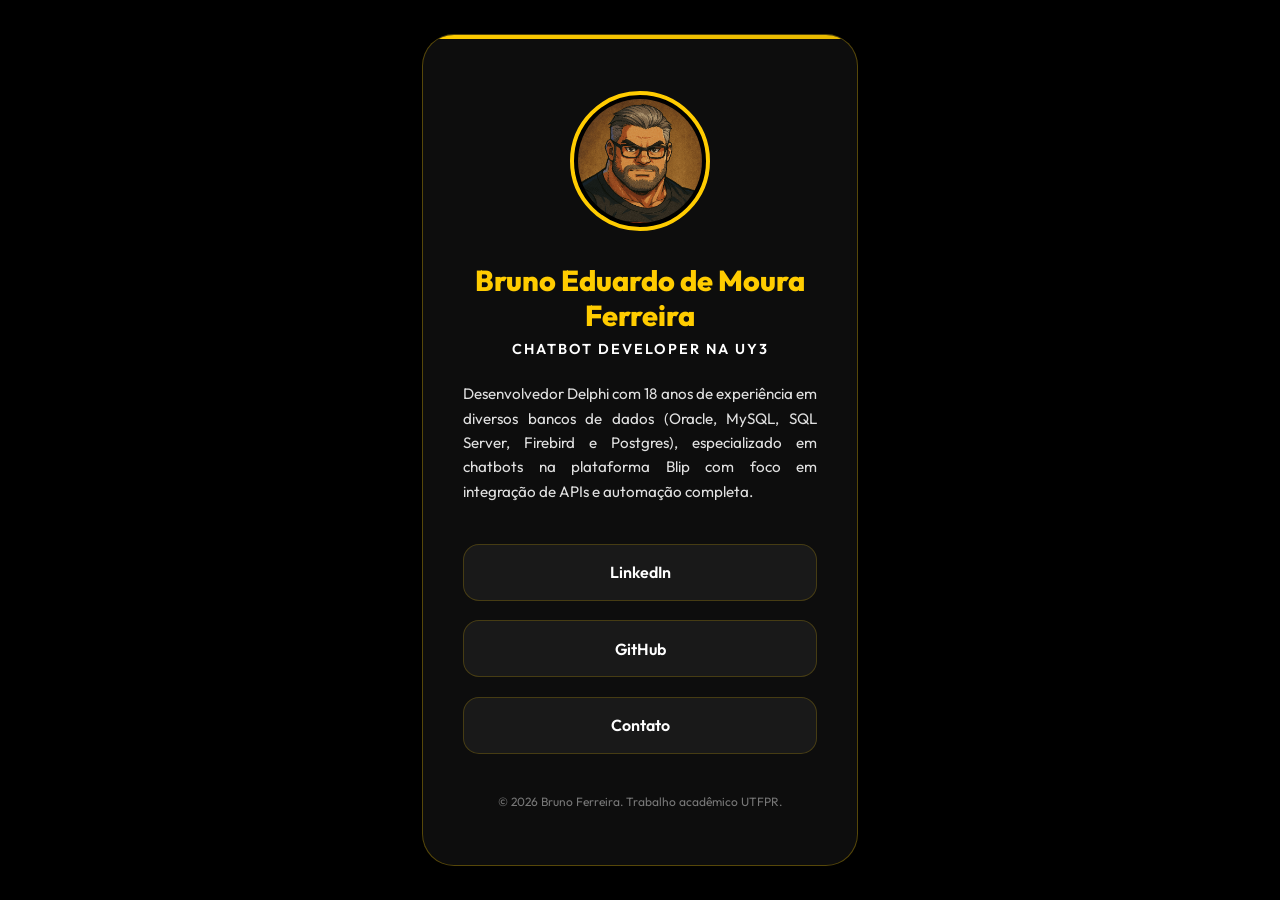
<file: MT01-desenvolvimento-de-interfaces-web-com-html5-e-css3/00-fundamentos-da-internet/laboratorio/index.html>
<!DOCTYPE html>
<html lang="pt-BR">
<head>
    <meta charset="UTF-8">
    <meta name="viewport" content="width=device-width, initial-scale=1.0">
    <meta name="description" content="Site pessoal de Bruno Eduardo de Moura Ferreira - ChatBot Developer e Especialista em Tecnologia.">
    <title>Bruno Ferreira | Portfolio</title>
    <link rel="stylesheet" href="css/style.css">
</head>
<body>
    <main class="container">
        <section class="profile-card">
                      
            <div class="avatar-container">
                <img src="images/avatar.png" alt="Bruno Eduardo de Moura Ferreira" class="avatar-img">
            </div>
            
            <h1 id="name" class="name">Bruno Eduardo de Moura Ferreira</h1>
            <p class="title">ChatBot Developer na UY3</p>
            
            <p class="description">
                Desenvolvedor Delphi com 18 anos de experiência em diversos bancos de dados (Oracle, MySQL, SQL Server, Firebird e Postgres), especializado em chatbots na plataforma Blip com foco em integração de APIs e automação completa.
            </p>

            <div class="links">
                <a href="https://www.linkedin.com/in/brunoemf/" target="_blank" class="link-item" id="linkedin-link">
                    LinkedIn
                </a>
                <a href="https://github.com/brunoemferreira" target="_blank" class="link-item" id="github-link">
                    GitHub
                </a>
                <a href="mailto:brunoemf@gmail.com" class="link-item" id="email-link">
                    Contato
                </a>
            </div>

            <footer class="footer">
                <p>&copy; 2026 Bruno Ferreira. Trabalho acadêmico UTFPR.</p>
            </footer>
        </section>
    </main>
</body>
</html>
</file>
<file: styles.css>
/* Reset básico e configurações iniciais */
* {
  box-sizing: border-box;
  margin: 0;
  padding: 0;
}

:root {
  /* =========================================
     SISTEMA DE DESIGN CENTRALIZADO
  ========================================= */

  /* Cores da UTFPR e Tema Escuro */
  --color-primary: #FFCC00; 
  --color-primary-hover: #FFFFFF;
  --color-bg-body: #121212;
  --color-bg-card: #1E1E1E;
  
  /* Cores de Texto */
  --color-text-main: #FFFFFF;
  --color-text-muted: #AAAAAA;
  --color-text-card-subject: #888888;
  --color-text-button: #121212;
  
  /* Elementos de UI */
  --color-border: #333333;
  --color-overlay: rgba(30, 30, 30, 0.7);
  --color-shadow-hover: rgba(255, 204, 0, 0.15);
  --color-shadow-btn: rgba(255, 255, 255, 0.2);

  /* Tipografia */
  --font-family-base: 'Inter', sans-serif;
  
  /* Escala Tipográfica */
  --font-size-xs: 0.75rem;   /* 12px */
  --font-size-sm: 0.8rem;    /* 12.8px */
  --font-size-base: 0.9rem;  /* 14.4px */
  --font-size-md: 0.95rem;   /* 15.2px */
  --font-size-lg: 1rem;      /* 16px */
  --font-size-xl: 1.25rem;   /* 20px */
  --font-size-2xl: 2.2rem;   /* 35.2px */
  --font-size-3xl: 3.5rem;   /* 56px */
  
  /* Pesos de Fonte */
  --font-weight-regular: 400;
  --font-weight-bold: 700;
  --font-weight-extrabold: 800;

  /* Espaçamentos */
  --spacing-xs: 0.5rem;
  --spacing-sm: 0.75rem;
  --spacing-md: 1rem;
  --spacing-lg: 1.25rem;
  --spacing-xl: 1.5rem;
  --spacing-2xl: 2rem;
  --spacing-3xl: 3rem;
  --spacing-4xl: 4rem;

  /* Bordas e Radius */
  --radius-sm: 8px;
  --radius-md: 12px;
  --radius-full: 999px;
  --border-width: 1px;
  --border-accent: 3px;

  /* Transições */
  --transition-fast: 0.3s ease;
  --transition-medium: 0.5s ease;
}

body {
  font-family: var(--font-family-base);
  background-color: var(--color-bg-body);
  color: var(--color-text-main);
  min-height: 100vh;
  display: flex;
  flex-direction: column;
  align-items: center;
  padding: var(--spacing-2xl) var(--spacing-xl); 
}

@media (min-width: 640px) {
  body {
    padding: var(--spacing-4xl) var(--spacing-2xl);
  }
}

/* =========================================
   HEADER DA PÁGINA (HERO SECTION)
========================================= */
.page-header {
  text-align: center;
  margin-bottom: var(--spacing-4xl);
  max-width: 800px;
  display: flex;
  flex-direction: column;
  align-items: center;
}

.header-badge {
  display: inline-flex;
  align-items: center;
  gap: 0.5rem;
  background-color: rgba(255, 204, 0, 0.1);
  color: var(--color-primary);
  padding: 0.5rem 1.25rem;
  border-radius: var(--radius-full);
  font-size: var(--font-size-sm);
  font-weight: var(--font-weight-bold);
  text-transform: uppercase;
  letter-spacing: 0.05em;
  margin-bottom: var(--spacing-lg);
  border: 1px solid rgba(255, 204, 0, 0.2);
}

.page-title {
  font-size: var(--font-size-2xl);
  font-weight: var(--font-weight-extrabold);
  color: var(--color-text-main);
  margin-bottom: var(--spacing-md);
  line-height: 1.1;
  letter-spacing: -0.02em;
}

.text-highlight {
  color: var(--color-primary);
}

@media (min-width: 640px) {
  .page-title { font-size: var(--font-size-3xl); }
}

.subtitle {
  color: var(--color-text-muted);
  font-size: var(--font-size-lg);
  font-weight: var(--font-weight-regular);
  line-height: 1.5;
}

/* =========================================
   SISTEMA DE SEÇÕES (MÓDULOS)
========================================= */
.dashboard-main {
  width: 100%;
  max-width: 1500px;
  display: flex;
  flex-direction: column;
  gap: var(--spacing-md); /* Distância reduzida entre os cards */
}

.module-section {
  display: flex;
  flex-direction: column;
  gap: var(--spacing-xl);
}

.module-section + .module-section {
  margin-top: var(--spacing-2xl);
}

.section-header {
  margin-bottom: var(--spacing-md);
}

.section-title {
  font-size: var(--font-size-xl);
  font-weight: var(--font-weight-bold);
  color: var(--color-text-main);
  display: flex;
  align-items: center;
  gap: var(--spacing-md);
  flex-wrap: wrap;
}

.module-number {
  background-color: var(--module-color, var(--color-primary));
  color: var(--module-text, var(--color-bg-body));
  padding: 0.25rem 0.75rem;
  border-radius: var(--radius-sm);
  font-size: var(--font-size-sm);
  font-weight: var(--font-weight-bold);
  text-transform: uppercase;
  letter-spacing: 0.05em;
}

/* Variantes de cores para módulos */
.module-blue   { --module-color: #00BFFF; --module-text: #FFFFFF; }
.module-green  { --module-color: #32CD32; --module-text: #FFFFFF; }
.module-purple { --module-color: #9370DB; --module-text: #FFFFFF; }
.module-orange { --module-color: #FF8C00; --module-text: #FFFFFF; }
.module-cyan   { --module-color: #00CED1; --module-text: #FFFFFF; }
.module-pink   { --module-color: #FF69B4; --module-text: #FFFFFF; }
.module-indigo { --module-color: #8A2BE2; --module-text: #FFFFFF; }
.module-teal   { --module-color: #008080; --module-text: #FFFFFF; }
.module-coral  { --module-color: #FF7F50; --module-text: #FFFFFF; }

.module-section .module-number {
  background-color: var(--module-color, var(--color-primary));
  color: var(--module-text, var(--color-bg-body));
}



.module-section .section-divider {
  background: linear-gradient(90deg, var(--module-color, var(--color-primary)) 0%, transparent 100%);
}

.module-coral .section-divider {
  background: linear-gradient(90deg, #FF7F50 0%, transparent 100%);
}

.section-divider {
  height: 1px;
  width: 100%;
  background: linear-gradient(90deg, var(--color-border) 0%, transparent 100%);
  margin-top: var(--spacing-lg);
}

.module-divider {
  width: 100%;
  height: 1px;
  background: var(--color-border);
  margin: 0.5rem 0;
  display: flex;
  justify-content: center;
  align-items: center;
  opacity: 0.8;
}

.module-divider::after {
  content: '';
  width: 60px;
  height: 2px;
  background: var(--color-primary);
  border-radius: var(--radius-full);
  box-shadow: 0 0 10px rgba(255, 204, 0, 0.3);
}

/* =========================================
   ESTRUTURA DE MÓDULOS (ACORDEÃO)
========================================= */
.module-card {
  background: var(--color-bg-card);
  border: 1px solid var(--color-border);
  border-radius: var(--radius-md);
  margin-bottom: 0; /* Removido para usar apenas o gap do container pai */
  overflow: hidden;
  transition: all var(--transition-fast);
  position: relative;
}

.module-card::before {
  content: '';
  position: absolute;
  top: 0;
  left: 0;
  width: 4px;
  height: 100%;
  background: var(--module-color, var(--color-primary));
  opacity: 0.3;
}

.module-card[open] {
  border-color: var(--module-color, var(--color-primary));
  box-shadow: 0 20px 40px rgba(0, 0, 0, 0.4), 0 0 20px color-mix(in srgb, var(--module-color, var(--color-primary)), transparent 90%);
}

.module-card[open]::before {
  opacity: 1;
  box-shadow: 0 0 15px var(--module-color);
}

.module-header {
  padding: var(--spacing-md);
  cursor: pointer;
  display: flex;
  align-items: center;
  gap: var(--spacing-md);
  list-style: none; /* Remove seta padrão no Chrome */
  user-select: none;
  background: rgba(255, 255, 255, 0.02);
}

.module-header::-webkit-details-marker {
  display: none; /* Remove seta padrão no Safari */
}

.expand-icon {
  width: 32px;
  height: 32px;
  background: rgba(255, 255, 255, 0.05);
  border-radius: 50%;
  display: flex;
  align-items: center;
  justify-content: center;
  color: var(--module-color, var(--color-primary));
  transition: transform var(--transition-fast);
}

.module-card[open] .expand-icon {
  transform: rotate(180deg);
  background: var(--module-color, var(--color-primary));
  color: #FFFFFF;
}

.module-title-group {
  display: flex;
  align-items: center;
  gap: 12px;
  flex-grow: 1;
}

.module-icon {
  font-size: 1.2rem;
}

.module-title {
  font-size: 1.1rem;
  font-weight: var(--font-weight-bold);
  color: var(--color-text-main);
  margin: 0;
}

.module-body {
  padding: 0 var(--spacing-md) var(--spacing-md);
  border-top: 1px solid rgba(255, 255, 255, 0.05);
}

.module-description {
  color: var(--color-text-muted);
  font-size: 0.9rem;
  line-height: 1.6;
  margin: var(--spacing-md) 0 var(--spacing-lg);
  max-width: 800px;
}

/* ACORDEÃO DE ASSUNTO (NÍVEL 2) */
.subject-card {
  background: rgba(255, 255, 255, 0.02);
  border: 1px solid rgba(255, 255, 255, 0.05);
  border-radius: var(--radius-md);
  margin-bottom: var(--spacing-md);
  overflow: hidden;
  transition: all var(--transition-fast);
}

.subject-card[open] {
  background: rgba(255, 255, 255, 0.03);
  border-color: rgba(255, 255, 255, 0.1);
}

.subject-header {
  padding: var(--spacing-sm) var(--spacing-md);
  cursor: pointer;
  display: flex;
  align-items: center;
  gap: var(--spacing-md);
  list-style: none;
  user-select: none;
  border-radius: var(--radius-md);
  transition: background var(--transition-fast);
}

.subject-header:hover {
  background: rgba(255, 255, 255, 0.05);
}

.subject-header::-webkit-details-marker {
  display: none;
}

.subject-header::before {
  content: '▶';
  font-size: 0.7rem;
  color: var(--module-color, var(--color-primary));
  transition: transform var(--transition-fast);
}

.subject-card[open] > .subject-header::before {
  transform: rotate(90deg);
}

.subject-title {
  font-size: 0.95rem;
  font-weight: var(--font-weight-bold);
  color: var(--color-text-main);
  margin: 0;
}

.subject-body {
  padding: 0 var(--spacing-md) var(--spacing-md) calc(var(--spacing-md) + 1.2rem);
}

/* LISTA DE TÓPICOS */
.topic-list {
  display: flex;
  flex-direction: column;
  gap: var(--spacing-sm);
  margin-bottom: var(--spacing-lg);
}

.topic-item {
  display: flex;
  align-items: center;
  justify-content: space-between;
  padding: var(--spacing-md);
  background: rgba(255, 255, 255, 0.02);
  border: 1px solid var(--color-border);
  border-radius: var(--radius-md);
  transition: all var(--transition-fast);
}

.topic-item:hover {
  background: rgba(255, 255, 255, 0.04);
  border-color: rgba(255, 255, 255, 0.1);
}

.topic-info {
  display: flex;
  align-items: center;
  gap: var(--spacing-md);
  flex: 1; /* Ocupa o espaço restante */
}

.topic-status-icon {
  width: 32px;
  height: 32px;
  background: rgba(255, 255, 255, 0.03);
  border: 1px solid rgba(255, 255, 255, 0.05);
  border-radius: 50%;
  display: flex;
  align-items: center;
  justify-content: center;
  color: var(--module-color, var(--color-primary));
  transition: all var(--transition-fast);
}

.topic-text-wrapper {
  display: flex;
  flex-direction: column;
}

.topic-name {
  font-weight: var(--font-weight-bold);
  color: var(--color-text-main);
  font-size: 0.95rem;
}

.topic-subtitle {
  font-size: 0.75rem;
  color: var(--color-text-muted);
  font-style: italic;
  margin-top: 2px;
}

/* BOTÕES DE AÇÃO */
.topic-actions {
  display: flex;
  align-items: center;
  gap: var(--spacing-sm);
  flex-wrap: wrap;
}

.btn-action {
  display: inline-flex;
  align-items: center;
  justify-content: center; /* Centralizar texto/ícone dentro do botão */
  gap: 8px;
  padding: 8px 0; /* Padding vertical, horizontal controlado por min-width */
  width: 120px; /* Tamanho fixo para todos os botões serem iguais */
  border-radius: 6px;
  font-size: 0.75rem;
  font-weight: var(--font-weight-bold);
  text-decoration: none;
  transition: all var(--transition-fast);
  border: 1px solid transparent;
}

.btn-github {
  background: rgba(255, 255, 255, 0.05);
  color: var(--color-text-main);
  border-color: rgba(255, 255, 255, 0.1);
}

.btn-github:hover {
  background: rgba(255, 255, 255, 0.1);
  transform: translateY(-2px);
}

.btn-lab {
  background: var(--module-color, var(--color-primary));
  color: var(--color-bg-body);
}

.btn-lab:hover {
  filter: brightness(1.1);
  transform: translateY(-2px);
  box-shadow: 0 4px 12px color-mix(in srgb, var(--module-color), transparent 70%);
}

/* SEÇÃO DE QUESTIONÁRIO */
/* SEÇÃO DE PROJETO FINAL (ESTILO LMS) */
.final-project-section {
  display: flex;
  align-items: center;
  justify-content: space-between;
  gap: var(--spacing-md);
  padding: var(--spacing-md);
  background: rgba(255, 255, 255, 0.02);
  border-radius: var(--radius-md);
  border: 1px dashed var(--module-color, var(--color-primary));
  margin-top: var(--spacing-md);
  margin-bottom: var(--spacing-md);
  transition: all var(--transition-fast);
  opacity: 0.9;
}

.final-project-section:hover {
  background: rgba(255, 255, 255, 0.04);
  opacity: 1;
}

.project-info-group {
  display: flex;
  align-items: center;
  gap: var(--spacing-md);
  flex: 1; /* Ocupa o espaço restante */
}

.project-icon-wrapper {
  color: var(--module-color, var(--color-primary));
  font-size: 1.2rem;
  width: 32px; /* Mesmo tamanho do status-icon dos tópicos */
  height: 32px;
  background: rgba(255, 255, 255, 0.03);
  display: flex;
  align-items: center;
  justify-content: center;
  border-radius: 50%;
}

.project-text h4 {
  margin: 0;
  color: var(--color-text-main);
  font-size: 0.95rem; /* Mesmo tamanho do topic-name */
  font-weight: var(--font-weight-bold);
}

.project-text p {
  margin: 2px 0 0;
  font-size: 0.8rem;
  color: var(--color-text-muted);
}

.quiz-date {
  font-weight: var(--font-weight-bold);
}

@media (max-width: 640px) {
  .topic-item {
    flex-direction: column;
    align-items: flex-start;
    gap: var(--spacing-sm);
  }
  
  .topic-meta {
    width: 100%;
    justify-content: flex-end;
  }

  .final-project-section {
    flex-direction: column;
    align-items: flex-start;
  }

  .topic-actions {
    width: 100%;
    justify-content: flex-start;
  }
}

/* =========================================
   BADGES DE STATUS
========================================= */
.status-badge {
  display: inline-flex;
  align-items: center;
  padding: 4px 10px;
  border-radius: var(--radius-full);
  font-size: 10px;
  font-weight: var(--font-weight-bold);
  text-transform: uppercase;
  letter-spacing: 0.05em;
  
  width: fit-content;
}

.status-badge.finished {
  background-color: rgba(50, 205, 50, 0.15);
  color: #32CD32;
  border: 1px solid rgba(50, 205, 50, 0.3);
}

.status-badge.pending {
  background-color: rgba(255, 69, 58, 0.15);
  color: #FF453A;
  border: 1px solid rgba(255, 69, 58, 0.3);
}

/* =========================================
   CONTROLES DO DASHBOARD
========================================= */
.dashboard-controls {
  margin-bottom: var(--spacing-xl);
  display: flex;
  justify-content: center;
  width: 100%;
  max-width: 1000px;
}

.btn-toggle-all {
  display: flex;
  align-items: center;
  gap: var(--spacing-xs);
  padding: 10px 20px;
  background-color: var(--color-bg-card);
  border: 1px solid var(--color-border);
  color: var(--color-text-main);
  border-radius: var(--radius-md);
  font-family: var(--font-family-base);
  font-size: var(--font-size-sm);
  font-weight: var(--font-weight-bold);
  cursor: pointer;
  transition: var(--transition-fast);
  text-transform: uppercase;
  letter-spacing: 0.05em;
}

.btn-toggle-all:hover {
  background-color: var(--color-primary);
  color: var(--color-text-button);
  border-color: var(--color-primary);
  box-shadow: 0 0 15px var(--color-shadow-hover);
}

.btn-toggle-all svg {
  transition: transform var(--transition-fast);
}

.btn-toggle-all:active {
  transform: scale(0.95);
}
</file>
<file: MT01-desenvolvimento-de-interfaces-web-com-html5-e-css3/00-fundamentos-da-internet/laboratorio/css/style.css>
@import url('https://fonts.googleapis.com/css2?family=Outfit:wght@300;400;600;800&display=swap');

:root {
    --bg-color: #000000;
    --card-bg: rgba(255, 255, 255, 0.05);
    --accent-color: #FFCC00;
    --accent-gradient: linear-gradient(135deg, #FFCC00 0%, #E6B800 100%);
    --text-primary: #ffffff;
    --text-secondary: #e0e0e0;
    --border-color: rgba(255, 204, 0, 0.3);
    --transition: all 0.3s cubic-bezier(0.4, 0, 0.2, 1);
}

* {
    margin: 0;
    padding: 0;
    box-sizing: border-box;
    font-family: 'Outfit', sans-serif;
}

body {
    background-color: var(--bg-color);
    color: var(--text-primary);
    display: flex;
    justify-content: center;
    align-items: center;
    min-height: 100vh;
    overflow-x: hidden;
}

.container {
    width: 100%;
    max-width: 500px;
    padding: 2rem;
    animation: fadeIn 0.8s ease-out;
}

@keyframes fadeIn {
    from { opacity: 0; transform: translateY(20px); }
    to { opacity: 1; transform: translateY(0); }
}

.profile-card {
    background: var(--card-bg);
    backdrop-filter: blur(16px);
    -webkit-backdrop-filter: blur(16px);
    border: 1px solid var(--border-color);
    border-radius: 32px;
    padding: 3.5rem 2.5rem;
    text-align: center;
    box-shadow: 0 30px 60px -15px rgba(0, 0, 0, 0.8);
    position: relative;
    overflow: hidden;
}

.profile-card::before {
    content: '';
    position: absolute;
    top: 0;
    left: 0;
    width: 100%;
    height: 4px;
    background: var(--accent-gradient);
}

.avatar-container {
    position: relative;
    width: 140px;
    height: 140px;
    margin: 0 auto 2rem;
}

.avatar-img {
    width: 100%;
    height: 100%;
    border-radius: 50%;
    object-fit: cover;
    border: 4px solid var(--accent-color);
    padding: 4px;
    background: #000;
    transition: var(--transition);
}

.avatar-img:hover {
    transform: scale(1.05) rotate(2deg);
    border-color: #fff;
}

.name {
    font-size: 1.8rem;
    font-weight: 800;
    margin-bottom: 0.5rem;
    color: var(--accent-color);
    line-height: 1.2;
}

.title {
    font-size: 0.9rem;
    color: var(--text-primary);
    margin-bottom: 1.5rem;
    letter-spacing: 2px;
    text-transform: uppercase;
    font-weight: 600;
}

.description {
    font-size: 0.95rem;
    line-height: 1.6;
    color: var(--text-secondary);
    margin-bottom: 2.5rem;
    text-align: justify;
}

.links {
    display: flex;
    flex-direction: column;
    gap: 1.2rem;
}

.link-item {
    display: flex;
    align-items: center;
    justify-content: center;
    padding: 1.1rem;
    background: rgba(255, 255, 255, 0.05);
    border: 1px solid rgba(255, 204, 0, 0.2);
    border-radius: 16px;
    text-decoration: none;
    color: var(--text-primary);
    font-weight: 600;
    transition: var(--transition);
}

.link-item:hover {
    background: var(--accent-color);
    color: #000;
    transform: translateY(-4px) scale(1.02);
    box-shadow: 0 15px 30px -10px rgba(255, 204, 0, 0.4);
    border-color: transparent;
}

.footer {
    margin-top: 2.5rem;
    font-size: 0.75rem;
    color: var(--text-secondary);
    opacity: 0.5;
}
</file>
